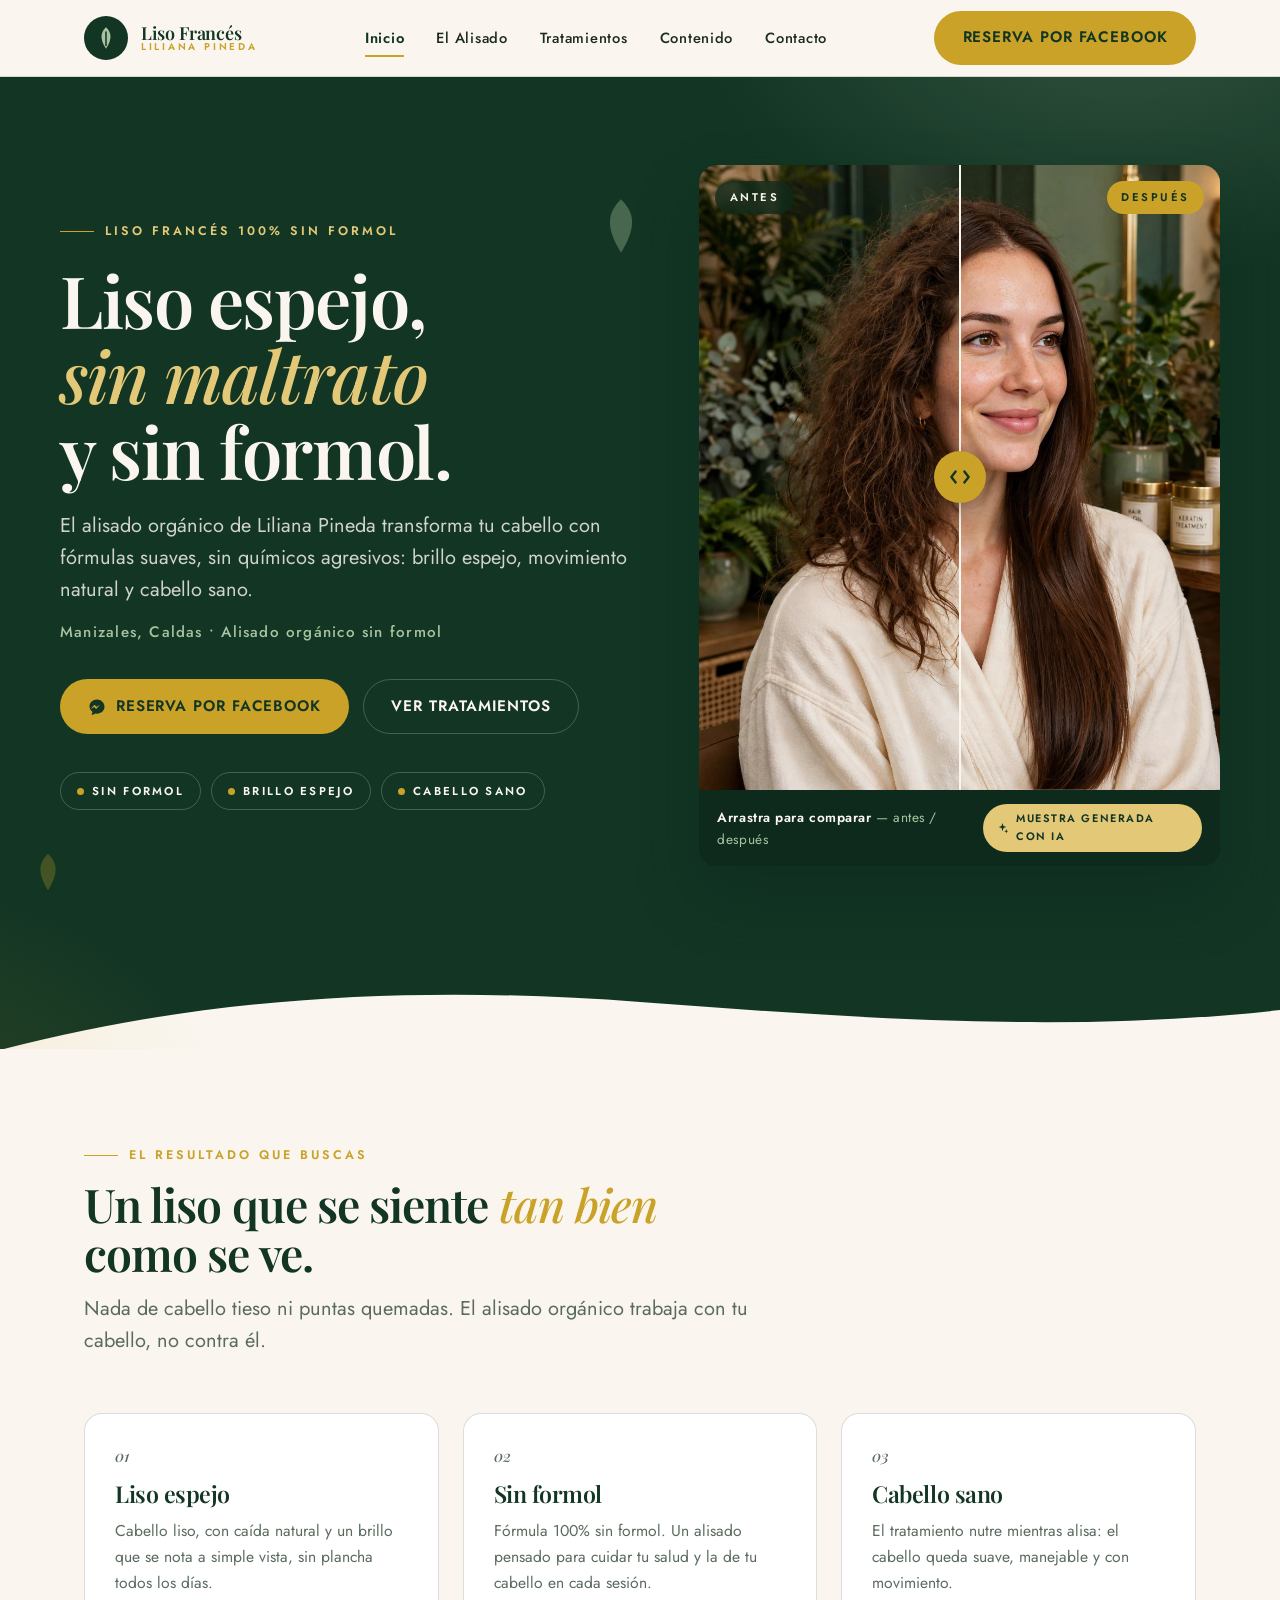
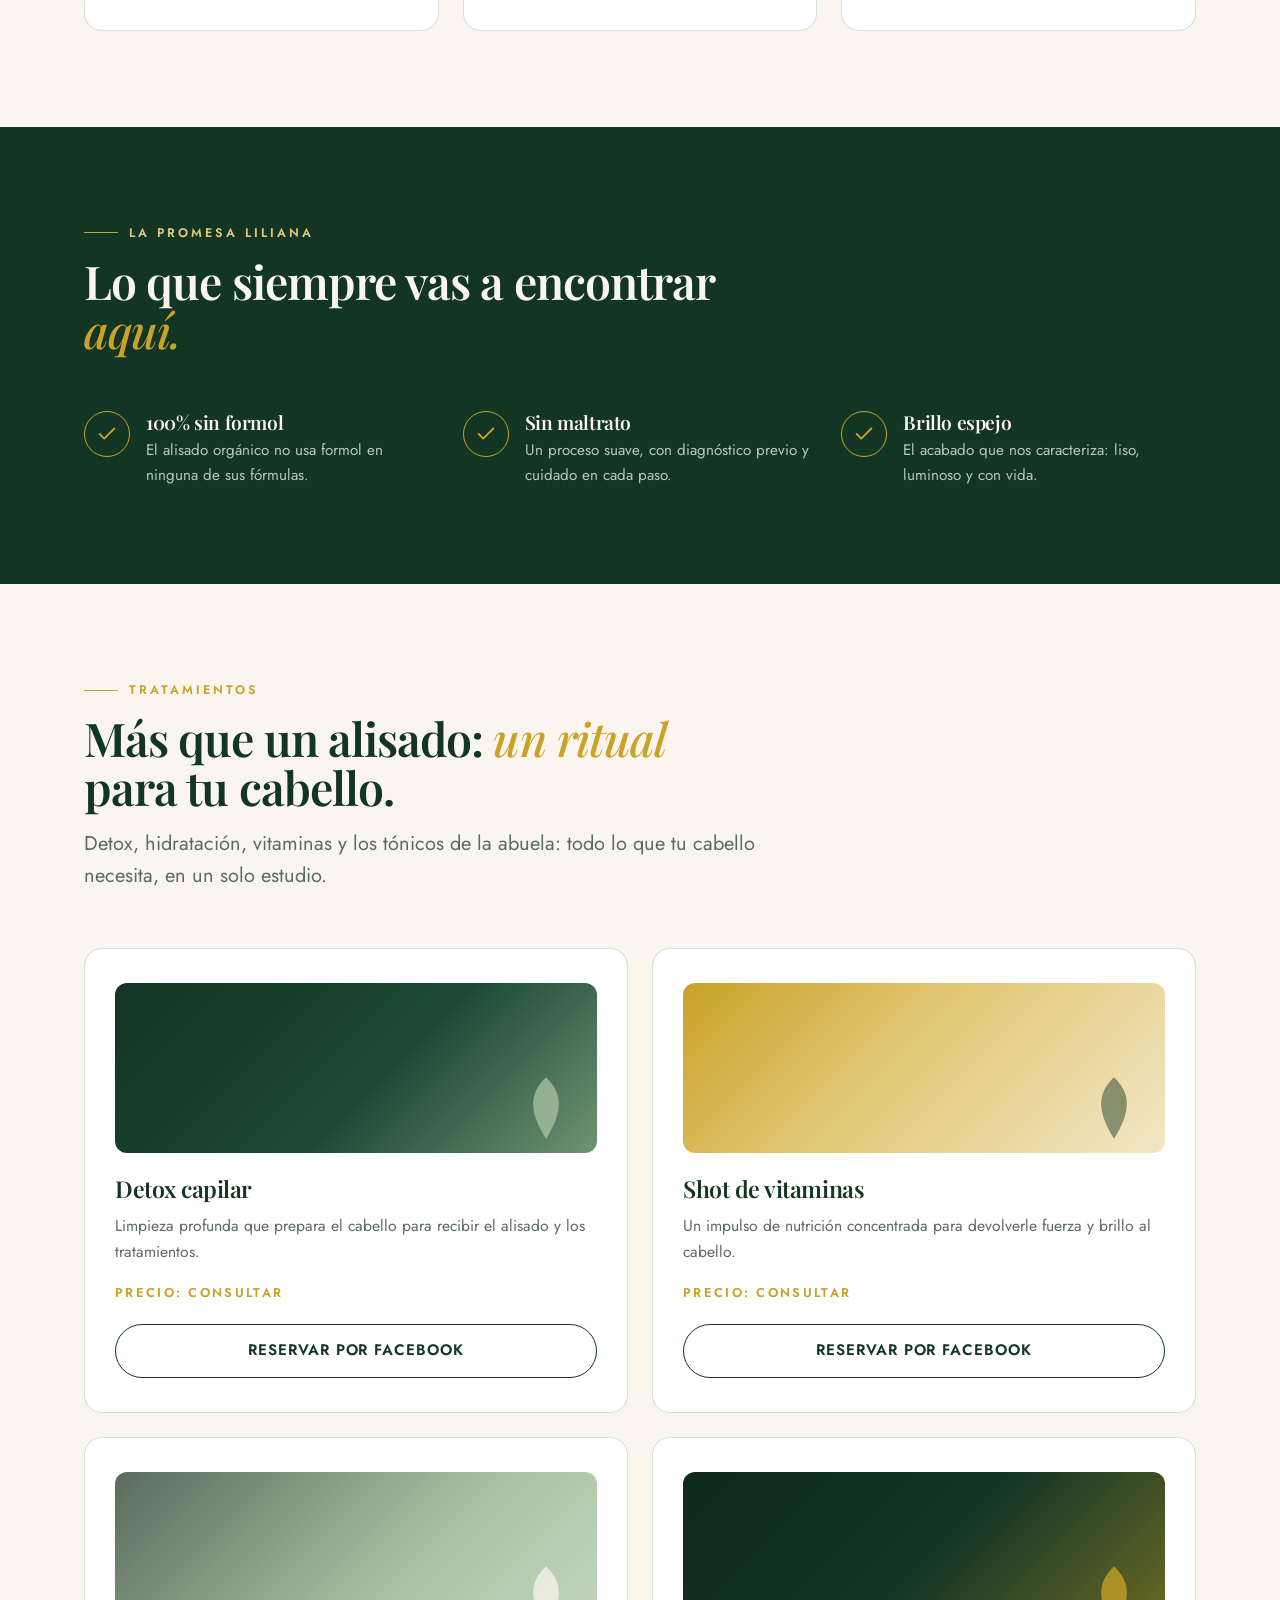
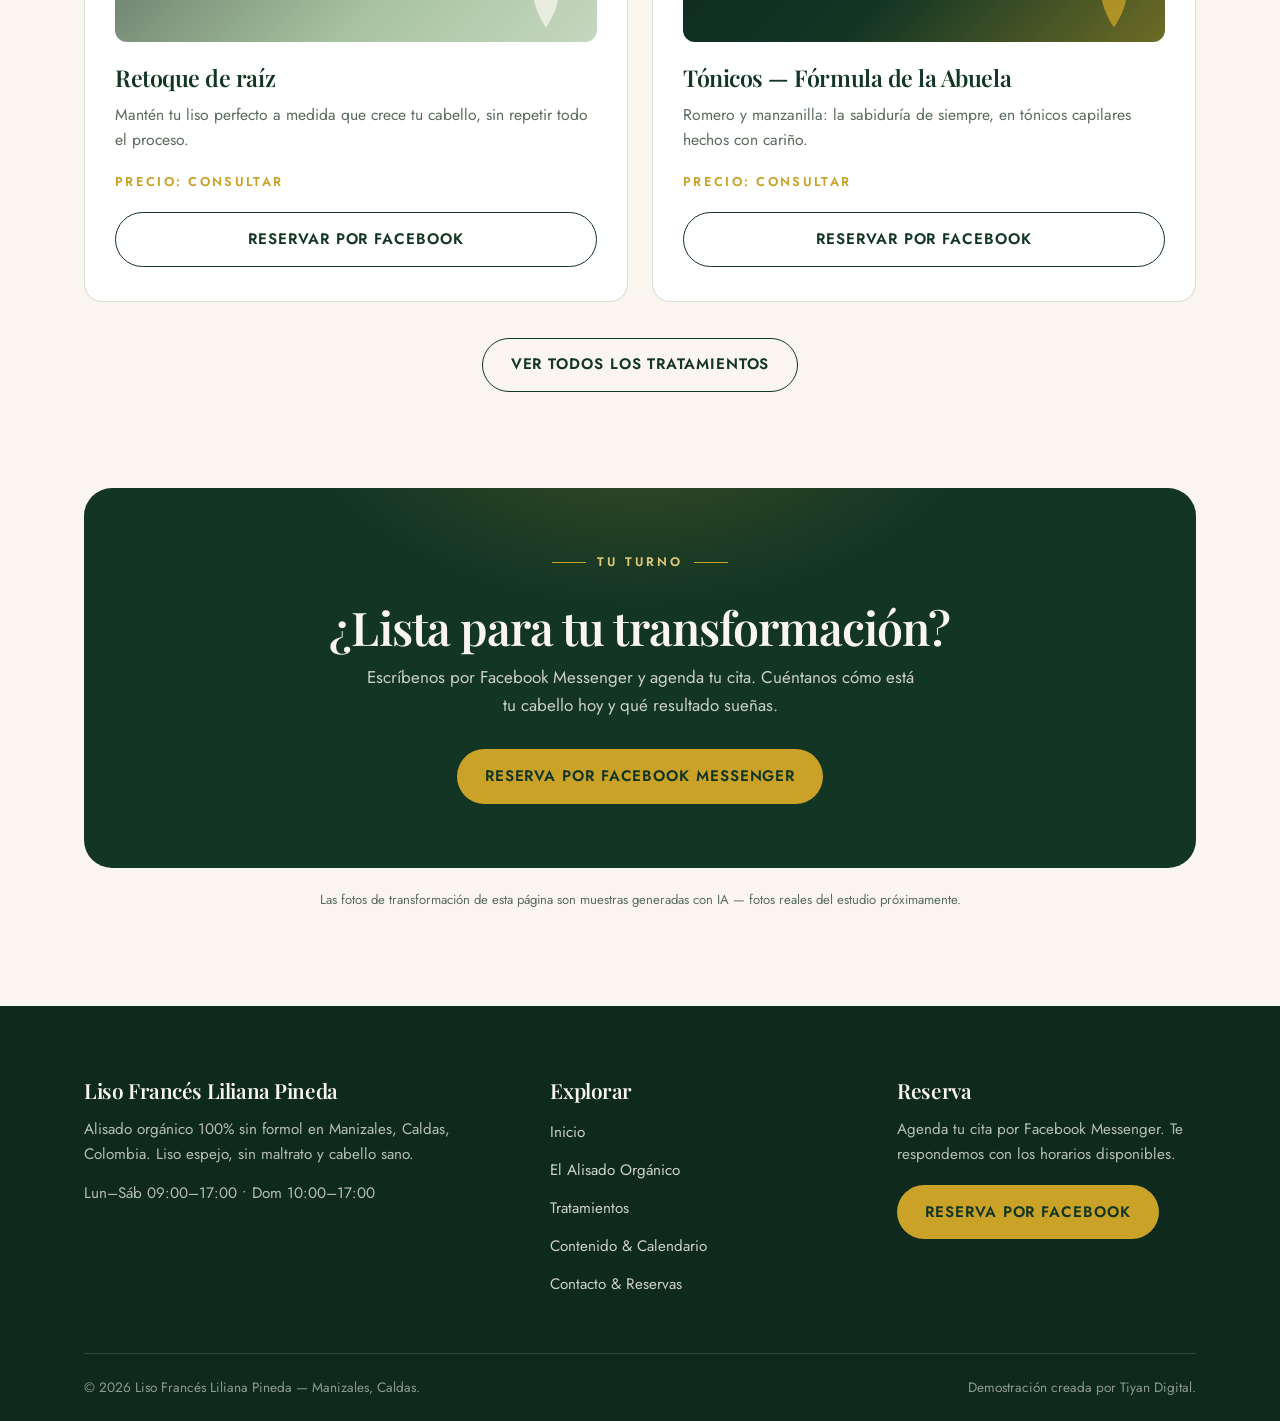
<file: index.html>
<!DOCTYPE html>
<html lang="es">
<head>
<meta charset="UTF-8">
<meta name="viewport" content="width=device-width, initial-scale=1.0">
<title>Liso Francés Liliana Pineda — Alisado orgánico sin formol en Manizales</title>
<meta name="description" content="Alisado orgánico 100% sin formol en Manizales, Caldas. Liso espejo, sin maltrato y cabello sano. Reserva tu cita por Facebook Messenger.">
<meta property="og:title" content="Liso Francés Liliana Pineda — Manizales">
<meta property="og:description" content="Liso espejo, sin maltrato y sin formol. Alisado orgánico en Manizales, Caldas.">
<meta property="og:type" content="website">
<link rel="stylesheet" href="assets/css/style.css">
</head>
<body>
<a class="skip-link" href="#main" style="position:absolute;left:-9999px;top:0;background:var(--gold);color:var(--forest);padding:10px 16px;z-index:100;font-weight:600" onfocus="this.style.left='12px'" onblur="this.style.left='-9999px'">Saltar al contenido</a>

<header class="site-header">
  <div class="wrap header-inner">
    <a class="brand" href="index.html" aria-label="Liso Francés Liliana Pineda — Inicio">
      <span class="brand-mark" aria-hidden="true">
        <svg viewBox="0 0 24 24" fill="none"><path d="M12 2C7.5 6.5 5.5 11.5 12 22 18.5 11.5 16.5 6.5 12 2Z" fill="#A8C3A0"/><path d="M12 6.5V19" stroke="#123524" stroke-width="1.4" stroke-linecap="round"/></svg>
      </span>
      <span class="brand-name">Liso Francés<span>Liliana Pineda</span></span>
    </a>
    <button class="nav-toggle" aria-expanded="false" aria-controls="main-nav" aria-label="Abrir menú"><span></span><span></span><span></span></button>
    <nav class="main-nav" id="main-nav" aria-label="Navegación principal">
      <a href="index.html" aria-current="page">Inicio</a>
      <a href="alisado.html">El Alisado</a>
      <a href="tratamientos.html">Tratamientos</a>
      <a href="contenido.html">Contenido</a>
      <a href="contacto.html">Contacto</a>
    </nav>
    <a class="btn btn-gold header-cta" data-site="messenger" href="https://m.me/103370769329215" target="_blank" rel="noopener">Reserva por Facebook</a>
  </div>
</header>

<main id="main">
  <!-- ============ HERO ============ -->
  <section class="hero">
    <svg class="hero-leaf l1" viewBox="0 0 24 24" fill="none" aria-hidden="true"><path d="M12 2C7.5 6.5 5.5 11.5 12 22 18.5 11.5 16.5 6.5 12 2Z" fill="#A8C3A0" opacity=".7"/></svg>
    <svg class="hero-leaf l2" viewBox="0 0 24 24" fill="none" aria-hidden="true"><path d="M12 2C7.5 6.5 5.5 11.5 12 22 18.5 11.5 16.5 6.5 12 2Z" fill="#C9A227" opacity=".55"/></svg>
    <div class="wrap hero-inner">
      <div>
        <p class="eyebrow on-dark">Liso francés 100% sin formol</p>
        <h1>Liso espejo,<br><em>sin maltrato</em><br>y sin formol.</h1>
        <p class="lead">El alisado orgánico de Liliana Pineda transforma tu cabello con fórmulas suaves, sin químicos agresivos: brillo espejo, movimiento natural y cabello sano.</p>
        <p class="hero-sub">Manizales, Caldas &bull; Alisado orgánico sin formol</p>
        <div class="hero-ctas">
          <a class="btn btn-gold" data-site="messenger" href="https://m.me/103370769329215" target="_blank" rel="noopener">
            <svg viewBox="0 0 24 24" fill="currentColor" aria-hidden="true"><path d="M12 2C6.5 2 2 6.1 2 11.2c0 2.9 1.6 5.5 4 7.2-.1 1.1-.7 2.9-1.5 3.9 0 0 2.9.3 5-1.6.5.1 1 .2 1.5.2h1c5.5 0 10-4.1 10-9.2S17.5 2 12 2Zm-1.2 12.6-2.6-2.7-4.9 2.7 5.4-5.7 2.6 2.7 4.8-2.7-5.3 5.7Z"/></svg>
            Reserva por Facebook
          </a>
          <a class="btn btn-ghost" href="tratamientos.html">Ver tratamientos</a>
        </div>
        <div class="trust-chips" aria-label="Promesas del estudio">
          <span class="chip"><i></i>Sin formol</span>
          <span class="chip"><i></i>Brillo espejo</span>
          <span class="chip"><i></i>Cabello sano</span>
        </div>
      </div>

      <div class="ba reveal">
        <div class="ba-frame" role="img" aria-label="Comparación de antes y después del alisado orgánico: cabello ondulado con frizz y cabello liso espejo. Muestra generada con IA.">
          <div class="ba-before" aria-hidden="true"></div>
          <div class="ba-after" aria-hidden="true"></div>
          <span class="ba-tag before">Antes</span>
          <span class="ba-tag after">Después</span>
          <div class="ba-handle" aria-hidden="true"><span class="ba-grip">
            <svg viewBox="0 0 24 24" fill="none" stroke="currentColor" stroke-width="2.2" stroke-linecap="round" stroke-linejoin="round"><path d="M8 7l-4 5 4 5M16 7l4 5-4 5"/></svg>
          </span></div>
          <input class="ba-range" type="range" min="0" max="100" value="50" aria-label="Arrastra para comparar el antes y el después">
        </div>
        <div class="ba-caption">
          <span><strong>Arrastra para comparar</strong> &mdash; antes / después</span>
          <span class="ai-label">
            <svg viewBox="0 0 24 24" fill="currentColor" aria-hidden="true"><path d="M12 2l1.8 5.6L19 9.4l-5.2 1.8L12 17l-1.8-5.8L5 9.4l5.2-1.8L12 2Zm7 11 1 3 3 1-3 1-1 3-1-3-3-1 3-1 1-3Z"/></svg>
            Muestra generada con IA
          </span>
        </div>
      </div>
    </div>
    <svg class="curve" viewBox="0 0 1440 64" preserveAspectRatio="none" aria-hidden="true"><path d="M0 64C240 8 480 0 720 16 960 32 1200 48 1440 24V64H0Z"/></svg>
  </section>

  <!-- ============ EL RESULTADO ============ -->
  <section class="section">
    <div class="wrap">
      <div class="section-head reveal">
        <p class="eyebrow">El resultado que buscas</p>
        <h2>Un liso que se siente <em>tan bien</em> como se ve.</h2>
        <p class="lead">Nada de cabello tieso ni puntas quemadas. El alisado orgánico trabaja con tu cabello, no contra él.</p>
      </div>
      <div class="grid-3">
        <article class="card reveal">
          <p class="card-num">01</p>
          <h3>Liso espejo</h3>
          <p>Cabello liso, con caída natural y un brillo que se nota a simple vista, sin plancha todos los días.</p>
        </article>
        <article class="card reveal">
          <p class="card-num">02</p>
          <h3>Sin formol</h3>
          <p>Fórmula 100% sin formol. Un alisado pensado para cuidar tu salud y la de tu cabello en cada sesión.</p>
        </article>
        <article class="card reveal">
          <p class="card-num">03</p>
          <h3>Cabello sano</h3>
          <p>El tratamiento nutre mientras alisa: el cabello queda suave, manejable y con movimiento.</p>
        </article>
      </div>
    </div>
  </section>

  <!-- ============ LA PROMESA ============ -->
  <section class="section forest">
    <div class="wrap">
      <div class="section-head reveal">
        <p class="eyebrow on-dark">La promesa Liliana</p>
        <h2>Lo que siempre vas a encontrar <em>aquí.</em></h2>
      </div>
      <div class="promise-list">
        <div class="promise-item reveal">
          <span class="tick" aria-hidden="true"><svg viewBox="0 0 24 24" fill="none" stroke="currentColor" stroke-width="2" stroke-linecap="round" stroke-linejoin="round"><path d="M20 6 9 17l-5-5"/></svg></span>
          <div><h3>100% sin formol</h3><p>El alisado orgánico no usa formol en ninguna de sus fórmulas.</p></div>
        </div>
        <div class="promise-item reveal">
          <span class="tick" aria-hidden="true"><svg viewBox="0 0 24 24" fill="none" stroke="currentColor" stroke-width="2" stroke-linecap="round" stroke-linejoin="round"><path d="M20 6 9 17l-5-5"/></svg></span>
          <div><h3>Sin maltrato</h3><p>Un proceso suave, con diagnóstico previo y cuidado en cada paso.</p></div>
        </div>
        <div class="promise-item reveal">
          <span class="tick" aria-hidden="true"><svg viewBox="0 0 24 24" fill="none" stroke="currentColor" stroke-width="2" stroke-linecap="round" stroke-linejoin="round"><path d="M20 6 9 17l-5-5"/></svg></span>
          <div><h3>Brillo espejo</h3><p>El acabado que nos caracteriza: liso, luminoso y con vida.</p></div>
        </div>
      </div>
    </div>
  </section>

  <!-- ============ TRATAMIENTOS PREVIEW ============ -->
  <section class="section">
    <div class="wrap">
      <div class="section-head reveal">
        <p class="eyebrow">Tratamientos</p>
        <h2>Más que un alisado: <em>un ritual</em> para tu cabello.</h2>
        <p class="lead">Detox, hidratación, vitaminas y los tónicos de la abuela: todo lo que tu cabello necesita, en un solo estudio.</p>
      </div>
      <div class="grid-2">
        <article class="card treat-card reveal">
          <div class="treat-media"><span class="swatch swatch-detox" aria-hidden="true"></span>
            <svg class="leaf-deco" viewBox="0 0 24 24" fill="none" aria-hidden="true"><path d="M12 2C7.5 6.5 5.5 11.5 12 22 18.5 11.5 16.5 6.5 12 2Z" fill="#A8C3A0" opacity=".9"/></svg>
          </div>
          <h3>Detox capilar</h3>
          <p>Limpieza profunda que prepara el cabello para recibir el alisado y los tratamientos.</p>
          <p class="price">Precio: consultar</p>
          <a class="btn btn-outline" data-site="messenger" href="https://m.me/103370769329215" target="_blank" rel="noopener">Reservar por Facebook</a>
        </article>
        <article class="card treat-card reveal">
          <div class="treat-media"><span class="swatch swatch-shot" aria-hidden="true"></span>
            <svg class="leaf-deco" viewBox="0 0 24 24" fill="none" aria-hidden="true"><path d="M12 2C7.5 6.5 5.5 11.5 12 22 18.5 11.5 16.5 6.5 12 2Z" fill="#123524" opacity=".55"/></svg>
          </div>
          <h3>Shot de vitaminas</h3>
          <p>Un impulso de nutrición concentrada para devolverle fuerza y brillo al cabello.</p>
          <p class="price">Precio: consultar</p>
          <a class="btn btn-outline" data-site="messenger" href="https://m.me/103370769329215" target="_blank" rel="noopener">Reservar por Facebook</a>
        </article>
        <article class="card treat-card reveal">
          <div class="treat-media"><span class="swatch swatch-tonic" aria-hidden="true"></span>
            <svg class="leaf-deco" viewBox="0 0 24 24" fill="none" aria-hidden="true"><path d="M12 2C7.5 6.5 5.5 11.5 12 22 18.5 11.5 16.5 6.5 12 2Z" fill="#FAF6EF" opacity=".85"/></svg>
          </div>
          <h3>Retoque de raíz</h3>
          <p>Mantén tu liso perfecto a medida que crece tu cabello, sin repetir todo el proceso.</p>
          <p class="price">Precio: consultar</p>
          <a class="btn btn-outline" data-site="messenger" href="https://m.me/103370769329215" target="_blank" rel="noopener">Reservar por Facebook</a>
        </article>
        <article class="card treat-card reveal">
          <div class="treat-media"><span class="swatch swatch-hidra" aria-hidden="true"></span>
            <svg class="leaf-deco" viewBox="0 0 24 24" fill="none" aria-hidden="true"><path d="M12 2C7.5 6.5 5.5 11.5 12 22 18.5 11.5 16.5 6.5 12 2Z" fill="#C9A227" opacity=".9"/></svg>
          </div>
          <h3>Tónicos &mdash; Fórmula de la Abuela</h3>
          <p>Romero y manzanilla: la sabiduría de siempre, en tónicos capilares hechos con cariño.</p>
          <p class="price">Precio: consultar</p>
          <a class="btn btn-outline" data-site="messenger" href="https://m.me/103370769329215" target="_blank" rel="noopener">Reservar por Facebook</a>
        </article>
      </div>
      <p style="text-align:center;margin-top:36px"><a class="btn btn-outline" href="tratamientos.html">Ver todos los tratamientos</a></p>
    </div>
  </section>

  <!-- ============ CTA ============ -->
  <section class="section" style="padding-top:0">
    <div class="wrap">
      <div class="cta-band reveal">
        <p class="eyebrow center on-dark">Tu turno</p>
        <h2>¿Lista para tu transformación?</h2>
        <p>Escríbenos por Facebook Messenger y agenda tu cita. Cuéntanos cómo está tu cabello hoy y qué resultado sueñas.</p>
        <a class="btn btn-gold" data-site="messenger" href="https://m.me/103370769329215" target="_blank" rel="noopener">Reserva por Facebook Messenger</a>
      </div>
      <p class="ai-note" style="text-align:center;margin-top:22px">Las fotos de transformación de esta página son muestras generadas con IA — fotos reales del estudio próximamente.</p>
    </div>
  </section>
</main>

<footer class="site-footer">
  <div class="wrap">
    <div class="footer-grid">
      <div>
        <h3 data-site="name">Liso Francés Liliana Pineda</h3>
        <p>Alisado orgánico 100% sin formol en <span data-site="city">Manizales, Caldas, Colombia</span>. Liso espejo, sin maltrato y cabello sano.</p>
        <p style="margin-top:14px"><span data-site="hours">Lun–Sáb 09:00–17:00 • Dom 10:00–17:00</span></p>
      </div>
      <div>
        <h3>Explorar</h3>
        <ul class="footer-nav">
          <li><a href="index.html">Inicio</a></li>
          <li><a href="alisado.html">El Alisado Orgánico</a></li>
          <li><a href="tratamientos.html">Tratamientos</a></li>
          <li><a href="contenido.html">Contenido &amp; Calendario</a></li>
          <li><a href="contacto.html">Contacto &amp; Reservas</a></li>
        </ul>
      </div>
      <div>
        <h3>Reserva</h3>
        <p>Agenda tu cita por Facebook Messenger. Te respondemos con los horarios disponibles.</p>
        <p style="margin-top:18px"><a class="btn btn-gold" data-site="messenger" href="https://m.me/103370769329215" target="_blank" rel="noopener">Reserva por Facebook</a></p>
      </div>
    </div>
    <div class="footer-bottom">
      <span>© <span data-site="year">2026</span> <span data-site="name">Liso Francés Liliana Pineda</span> — Manizales, Caldas.</span>
      <span>Demostración creada por Tiyan Digital.</span>
    </div>
  </div>
</footer>

<script src="assets/js/config.js"></script>
<script src="assets/js/main.js"></script>
</body>
</html>
</file>
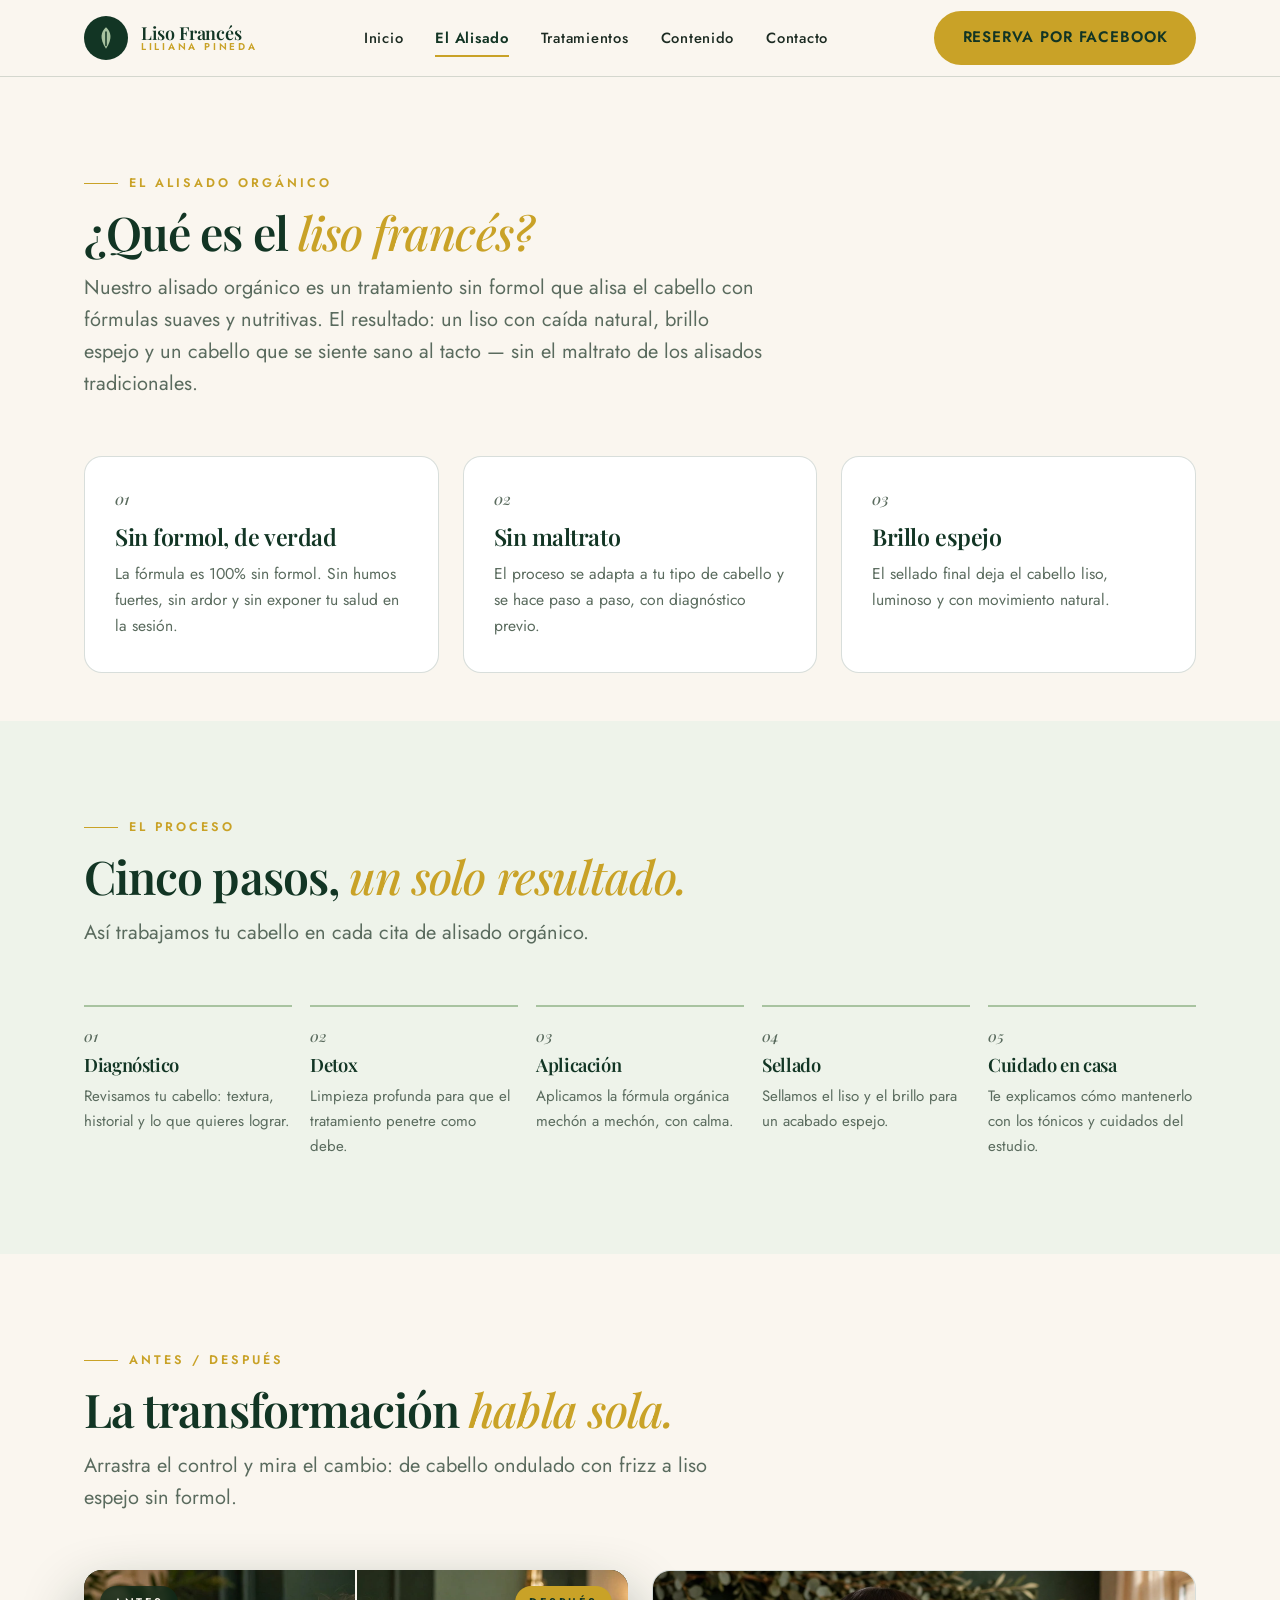
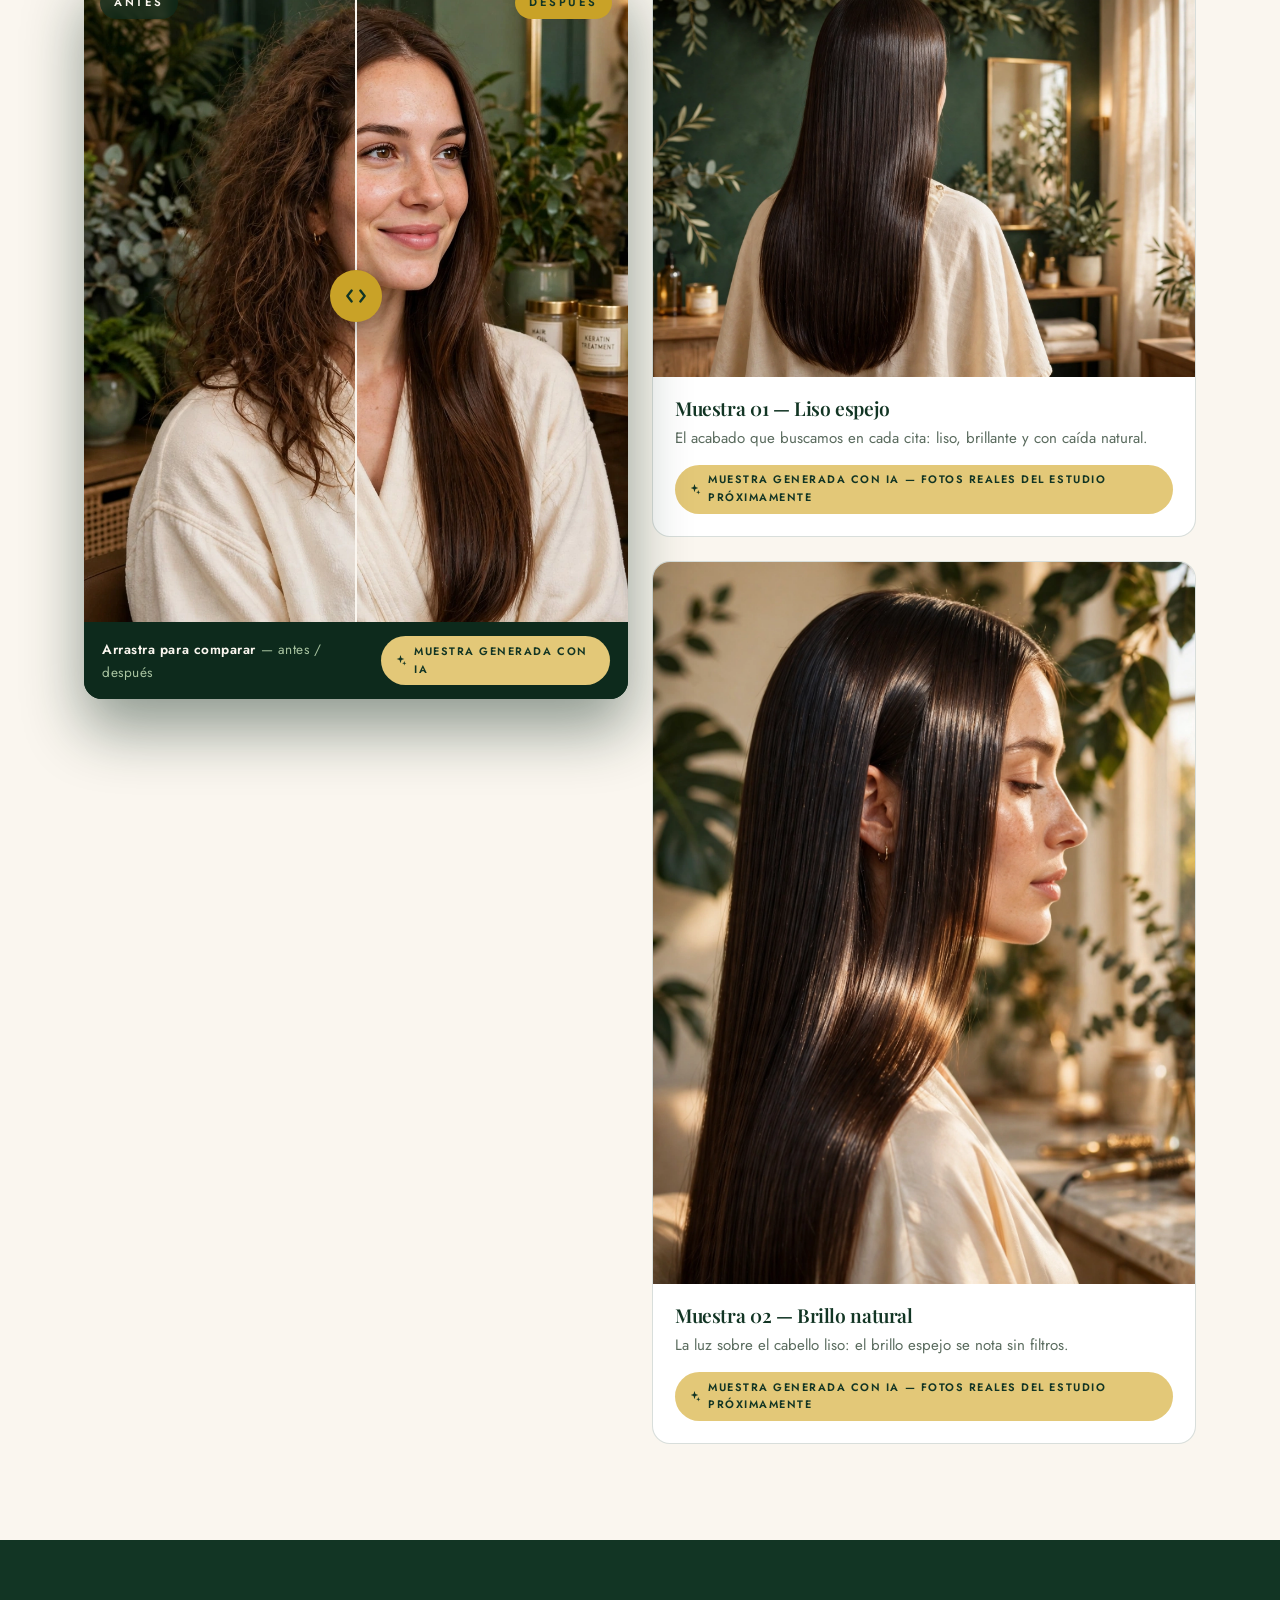
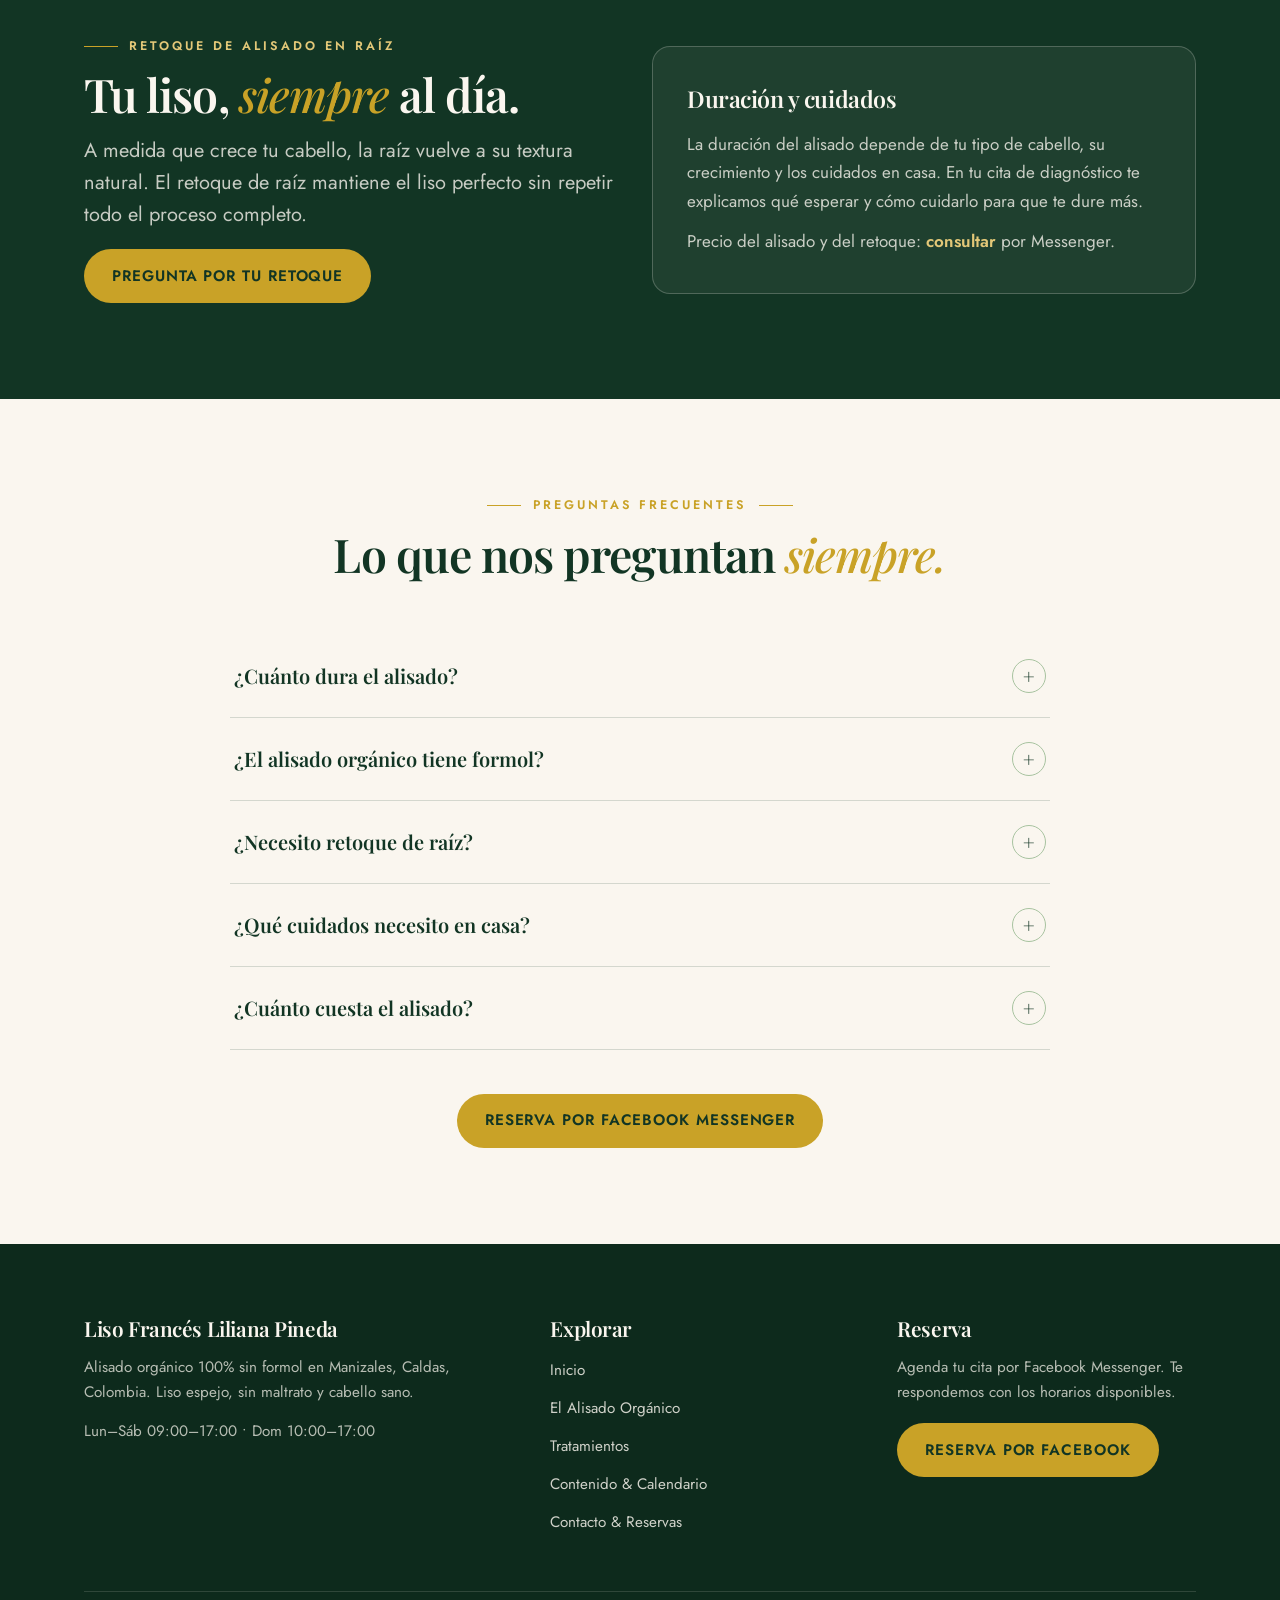
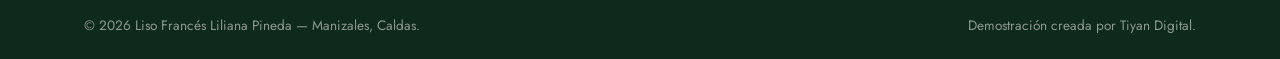
<file: alisado.html>
<!DOCTYPE html>
<html lang="es">
<head>
<meta charset="UTF-8">
<meta name="viewport" content="width=device-width, initial-scale=1.0">
<title>El Alisado Orgánico — Liso Francés Liliana Pineda, Manizales</title>
<meta name="description" content="¿Qué es el liso francés? Alisado orgánico 100% sin formol en Manizales: diagnóstico, detox, aplicación, sellado y cuidado en casa. Retoque de raíz. Precio: consultar.">
<link rel="stylesheet" href="assets/css/style.css">
</head>
<body>
<header class="site-header">
  <div class="wrap header-inner">
    <a class="brand" href="index.html" aria-label="Liso Francés Liliana Pineda — Inicio">
      <span class="brand-mark" aria-hidden="true">
        <svg viewBox="0 0 24 24" fill="none"><path d="M12 2C7.5 6.5 5.5 11.5 12 22 18.5 11.5 16.5 6.5 12 2Z" fill="#A8C3A0"/><path d="M12 6.5V19" stroke="#123524" stroke-width="1.4" stroke-linecap="round"/></svg>
      </span>
      <span class="brand-name">Liso Francés<span>Liliana Pineda</span></span>
    </a>
    <button class="nav-toggle" aria-expanded="false" aria-controls="main-nav" aria-label="Abrir menú"><span></span><span></span><span></span></button>
    <nav class="main-nav" id="main-nav" aria-label="Navegación principal">
      <a href="index.html">Inicio</a>
      <a href="alisado.html" aria-current="page">El Alisado</a>
      <a href="tratamientos.html">Tratamientos</a>
      <a href="contenido.html">Contenido</a>
      <a href="contacto.html">Contacto</a>
    </nav>
    <a class="btn btn-gold header-cta" data-site="messenger" href="https://m.me/103370769329215" target="_blank" rel="noopener">Reserva por Facebook</a>
  </div>
</header>

<main id="main">
  <!-- ============ INTRO ============ -->
  <section class="section" style="padding-bottom:48px">
    <div class="wrap">
      <div class="section-head reveal">
        <p class="eyebrow">El alisado orgánico</p>
        <h2>¿Qué es el <em>liso francés?</em></h2>
        <p class="lead">Nuestro alisado orgánico es un tratamiento sin formol que alisa el cabello con fórmulas suaves y nutritivas. El resultado: un liso con caída natural, brillo espejo y un cabello que se siente sano al tacto — sin el maltrato de los alisados tradicionales.</p>
      </div>
      <div class="grid-3">
        <article class="card reveal">
          <p class="card-num">01</p>
          <h3>Sin formol, de verdad</h3>
          <p>La fórmula es 100% sin formol. Sin humos fuertes, sin ardor y sin exponer tu salud en la sesión.</p>
        </article>
        <article class="card reveal">
          <p class="card-num">02</p>
          <h3>Sin maltrato</h3>
          <p>El proceso se adapta a tu tipo de cabello y se hace paso a paso, con diagnóstico previo.</p>
        </article>
        <article class="card reveal">
          <p class="card-num">03</p>
          <h3>Brillo espejo</h3>
          <p>El sellado final deja el cabello liso, luminoso y con movimiento natural.</p>
        </article>
      </div>
    </div>
  </section>

  <!-- ============ PROCESO ============ -->
  <section class="section sage">
    <div class="wrap">
      <div class="section-head reveal">
        <p class="eyebrow">El proceso</p>
        <h2>Cinco pasos, <em>un solo resultado.</em></h2>
        <p class="lead">Así trabajamos tu cabello en cada cita de alisado orgánico.</p>
      </div>
      <div class="steps">
        <div class="step reveal"><p class="step-num">01</p><h3>Diagnóstico</h3><p>Revisamos tu cabello: textura, historial y lo que quieres lograr.</p></div>
        <div class="step reveal"><p class="step-num">02</p><h3>Detox</h3><p>Limpieza profunda para que el tratamiento penetre como debe.</p></div>
        <div class="step reveal"><p class="step-num">03</p><h3>Aplicación</h3><p>Aplicamos la fórmula orgánica mechón a mechón, con calma.</p></div>
        <div class="step reveal"><p class="step-num">04</p><h3>Sellado</h3><p>Sellamos el liso y el brillo para un acabado espejo.</p></div>
        <div class="step reveal"><p class="step-num">05</p><h3>Cuidado en casa</h3><p>Te explicamos cómo mantenerlo con los tónicos y cuidados del estudio.</p></div>
      </div>
    </div>
  </section>

  <!-- ============ GALERÍA ANTES / DESPUÉS ============ -->
  <section class="section">
    <div class="wrap">
      <div class="section-head reveal">
        <p class="eyebrow">Antes / después</p>
        <h2>La transformación <em>habla sola.</em></h2>
        <p class="lead">Arrastra el control y mira el cambio: de cabello ondulado con frizz a liso espejo sin formol.</p>
      </div>
      <div class="grid-2" style="align-items:start">
        <div class="ba reveal">
          <div class="ba-frame" role="img" aria-label="Comparación de antes y después del alisado orgánico. Muestra generada con IA.">
            <div class="ba-before" aria-hidden="true"></div>
            <div class="ba-after" aria-hidden="true"></div>
            <span class="ba-tag before">Antes</span>
            <span class="ba-tag after">Después</span>
            <div class="ba-handle" aria-hidden="true"><span class="ba-grip">
              <svg viewBox="0 0 24 24" fill="none" stroke="currentColor" stroke-width="2.2" stroke-linecap="round" stroke-linejoin="round"><path d="M8 7l-4 5 4 5M16 7l4 5-4 5"/></svg>
            </span></div>
            <input class="ba-range" type="range" min="0" max="100" value="50" aria-label="Arrastra para comparar el antes y el después">
          </div>
          <div class="ba-caption">
            <span><strong>Arrastra para comparar</strong> &mdash; antes / después</span>
            <span class="ai-label">
              <svg viewBox="0 0 24 24" fill="currentColor" aria-hidden="true"><path d="M12 2l1.8 5.6L19 9.4l-5.2 1.8L12 17l-1.8-5.8L5 9.4l5.2-1.8L12 2Zm7 11 1 3 3 1-3 1-1 3-1-3-3-1 3-1 1-3Z"/></svg>
              Muestra generada con IA
            </span>
          </div>
        </div>
        <div>
          <article class="sample reveal" style="margin-bottom:24px">
            <figure><img src="assets/img/muestra-01.webp" alt="Cabello largo, liso y brillante visto desde atrás, en un estudio con paredes verdes y hojas botánicas" loading="lazy"></figure>
            <div class="sample-body">
              <h3>Muestra 01 — Liso espejo</h3>
              <p>El acabado que buscamos en cada cita: liso, brillante y con caída natural.</p>
              <span class="ai-label">
                <svg viewBox="0 0 24 24" fill="currentColor" aria-hidden="true"><path d="M12 2l1.8 5.6L19 9.4l-5.2 1.8L12 17l-1.8-5.8L5 9.4l5.2-1.8L12 2Zm7 11 1 3 3 1-3 1-1 3-1-3-3-1 3-1 1-3Z"/></svg>
                Muestra generada con IA — fotos reales del estudio próximamente
              </span>
            </div>
          </article>
          <article class="sample reveal">
            <figure class="portrait"><img src="assets/img/muestra-02.webp" alt="Perfil de una mujer con el cabello largo, liso y brillante a la luz cálida del estudio" loading="lazy"></figure>
            <div class="sample-body">
              <h3>Muestra 02 — Brillo natural</h3>
              <p>La luz sobre el cabello liso: el brillo espejo se nota sin filtros.</p>
              <span class="ai-label">
                <svg viewBox="0 0 24 24" fill="currentColor" aria-hidden="true"><path d="M12 2l1.8 5.6L19 9.4l-5.2 1.8L12 17l-1.8-5.8L5 9.4l5.2-1.8L12 2Zm7 11 1 3 3 1-3 1-1 3-1-3-3-1 3-1 1-3Z"/></svg>
                Muestra generada con IA — fotos reales del estudio próximamente
              </span>
            </div>
          </article>
        </div>
      </div>
    </div>
  </section>

  <!-- ============ RETOQUE ============ -->
  <section class="section forest">
    <div class="wrap">
      <div class="grid-2" style="align-items:center">
        <div class="reveal">
          <p class="eyebrow on-dark">Retoque de alisado en raíz</p>
          <h2 style="margin:14px 0 16px">Tu liso, <em>siempre</em> al día.</h2>
          <p class="lead">A medida que crece tu cabello, la raíz vuelve a su textura natural. El retoque de raíz mantiene el liso perfecto sin repetir todo el proceso completo.</p>
          <p style="margin-top:18px"><a class="btn btn-gold" data-site="messenger" href="https://m.me/103370769329215" target="_blank" rel="noopener">Pregunta por tu retoque</a></p>
        </div>
        <div class="reveal">
          <div class="contact-card" style="background:rgba(250,246,239,.06);border-color:rgba(250,246,239,.22)">
            <h3 style="color:var(--cream)">Duración y cuidados</h3>
            <p style="color:rgba(250,246,239,.78)">La duración del alisado depende de tu tipo de cabello, su crecimiento y los cuidados en casa. En tu cita de diagnóstico te explicamos qué esperar y cómo cuidarlo para que te dure más.</p>
            <p style="color:rgba(250,246,239,.78);margin-top:12px">Precio del alisado y del retoque: <strong style="color:var(--gold-soft)">consultar</strong> por Messenger.</p>
          </div>
        </div>
      </div>
    </div>
  </section>

  <!-- ============ FAQ ============ -->
  <section class="section">
    <div class="wrap">
      <div class="section-head center reveal">
        <p class="eyebrow center">Preguntas frecuentes</p>
        <h2>Lo que nos preguntan <em>siempre.</em></h2>
      </div>
      <div class="faq reveal">
        <div class="faq-item">
          <button class="faq-q" aria-expanded="false">¿Cuánto dura el alisado?<span class="plus" aria-hidden="true">+</span></button>
          <div class="faq-a"><p>Depende de tu tipo de cabello, su crecimiento y los cuidados en casa. En la cita de diagnóstico te decimos qué esperar en tu caso y cómo alargar el resultado.</p></div>
        </div>
        <div class="faq-item">
          <button class="faq-q" aria-expanded="false">¿El alisado orgánico tiene formol?<span class="plus" aria-hidden="true">+</span></button>
          <div class="faq-a"><p>No. Nuestro alisado es 100% sin formol: una fórmula orgánica pensada para alisar sin maltratar tu cabello ni tu salud.</p></div>
        </div>
        <div class="faq-item">
          <button class="faq-q" aria-expanded="false">¿Necesito retoque de raíz?<span class="plus" aria-hidden="true">+</span></button>
          <div class="faq-a"><p>Sí, a medida que crece el cabello la raíz recupera su textura natural. El retoque mantiene el liso sin repetir el proceso completo.</p></div>
        </div>
        <div class="faq-item">
          <button class="faq-q" aria-expanded="false">¿Qué cuidados necesito en casa?<span class="plus" aria-hidden="true">+</span></button>
          <div class="faq-a"><p>Te damos las indicaciones en tu cita, incluido el uso de los tónicos capilares Fórmula de la Abuela (romero y manzanilla) y los productos recomendados por el estudio.</p></div>
        </div>
        <div class="faq-item">
          <button class="faq-q" aria-expanded="false">¿Cuánto cuesta el alisado?<span class="plus" aria-hidden="true">+</span></button>
          <div class="faq-a"><p>El precio depende de tu cabello (largo, cantidad y estado). Escríbenos por Facebook Messenger y te damos el valor para tu caso: precio a consultar.</p></div>
        </div>
      </div>
      <p style="text-align:center;margin-top:44px"><a class="btn btn-gold" data-site="messenger" href="https://m.me/103370769329215" target="_blank" rel="noopener">Reserva por Facebook Messenger</a></p>
    </div>
  </section>
</main>

<footer class="site-footer">
  <div class="wrap">
    <div class="footer-grid">
      <div>
        <h3 data-site="name">Liso Francés Liliana Pineda</h3>
        <p>Alisado orgánico 100% sin formol en <span data-site="city">Manizales, Caldas, Colombia</span>. Liso espejo, sin maltrato y cabello sano.</p>
        <p style="margin-top:14px"><span data-site="hours">Lun–Sáb 09:00–17:00 • Dom 10:00–17:00</span></p>
      </div>
      <div>
        <h3>Explorar</h3>
        <ul class="footer-nav">
          <li><a href="index.html">Inicio</a></li>
          <li><a href="alisado.html">El Alisado Orgánico</a></li>
          <li><a href="tratamientos.html">Tratamientos</a></li>
          <li><a href="contenido.html">Contenido &amp; Calendario</a></li>
          <li><a href="contacto.html">Contacto &amp; Reservas</a></li>
        </ul>
      </div>
      <div>
        <h3>Reserva</h3>
        <p>Agenda tu cita por Facebook Messenger. Te respondemos con los horarios disponibles.</p>
        <p style="margin-top:18px"><a class="btn btn-gold" data-site="messenger" href="https://m.me/103370769329215" target="_blank" rel="noopener">Reserva por Facebook</a></p>
      </div>
    </div>
    <div class="footer-bottom">
      <span>© <span data-site="year">2026</span> <span data-site="name">Liso Francés Liliana Pineda</span> — Manizales, Caldas.</span>
      <span>Demostración creada por Tiyan Digital.</span>
    </div>
  </div>
</footer>

<script src="assets/js/config.js"></script>
<script src="assets/js/main.js"></script>
</body>
</html>
</file>
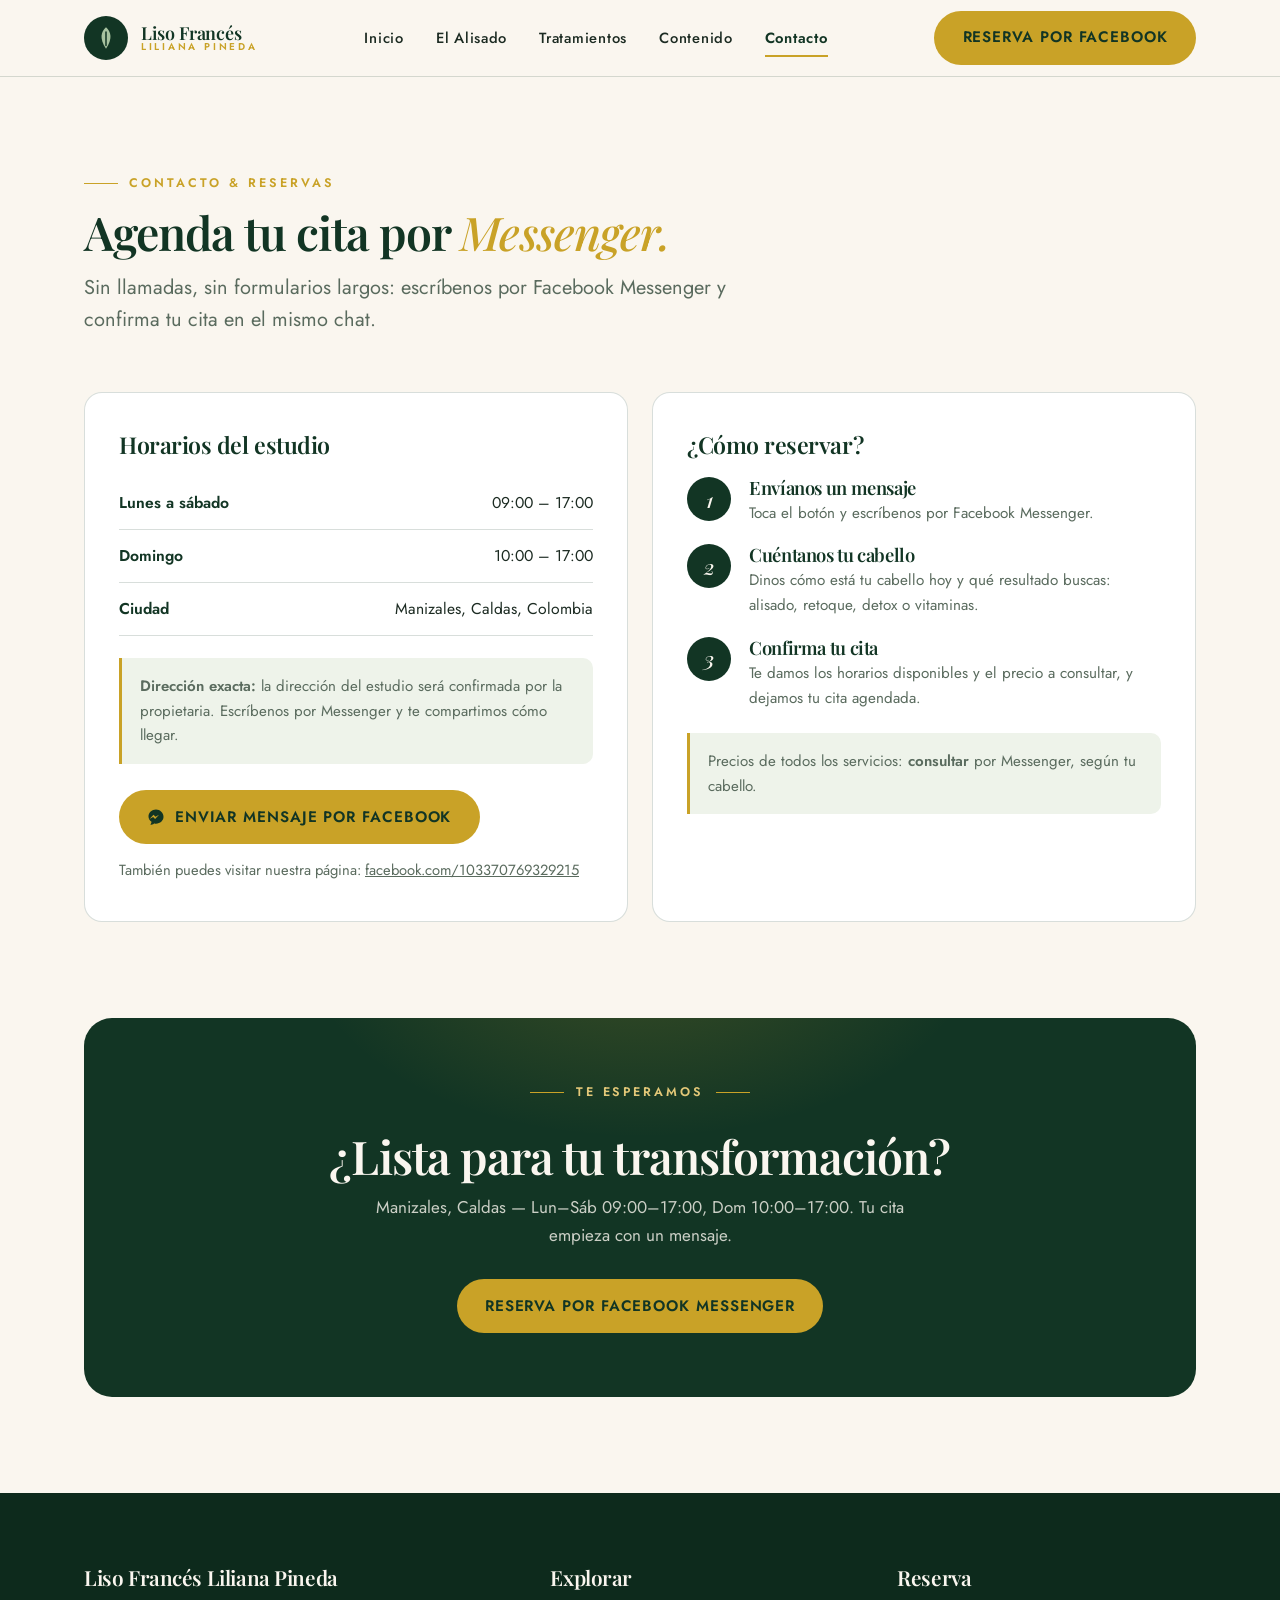
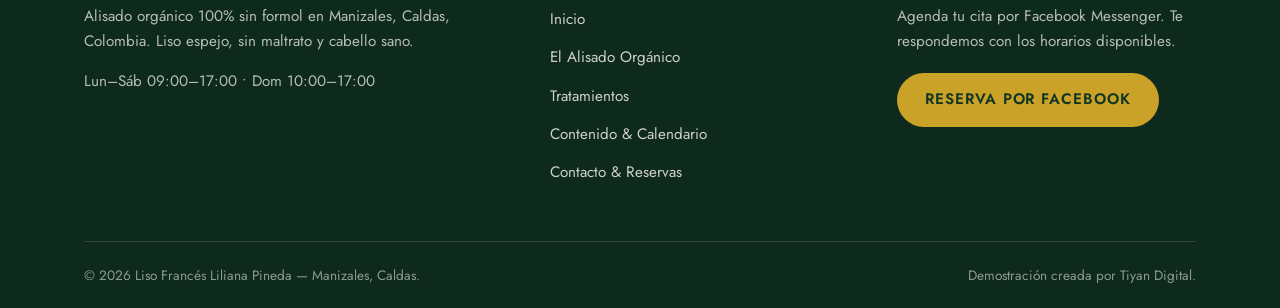
<file: contacto.html>
<!DOCTYPE html>
<html lang="es">
<head>
<meta charset="UTF-8">
<meta name="viewport" content="width=device-width, initial-scale=1.0">
<title>Contacto &amp; Reservas — Liso Francés Liliana Pineda, Manizales</title>
<meta name="description" content="Reserva tu cita en Liso Francés Liliana Pineda, Manizales, Caldas, por Facebook Messenger. Horarios: Lun–Sáb 09:00–17:00, Dom 10:00–17:00.">
<link rel="stylesheet" href="assets/css/style.css">
</head>
<body>
<header class="site-header">
  <div class="wrap header-inner">
    <a class="brand" href="index.html" aria-label="Liso Francés Liliana Pineda — Inicio">
      <span class="brand-mark" aria-hidden="true">
        <svg viewBox="0 0 24 24" fill="none"><path d="M12 2C7.5 6.5 5.5 11.5 12 22 18.5 11.5 16.5 6.5 12 2Z" fill="#A8C3A0"/><path d="M12 6.5V19" stroke="#123524" stroke-width="1.4" stroke-linecap="round"/></svg>
      </span>
      <span class="brand-name">Liso Francés<span>Liliana Pineda</span></span>
    </a>
    <button class="nav-toggle" aria-expanded="false" aria-controls="main-nav" aria-label="Abrir menú"><span></span><span></span><span></span></button>
    <nav class="main-nav" id="main-nav" aria-label="Navegación principal">
      <a href="index.html">Inicio</a>
      <a href="alisado.html">El Alisado</a>
      <a href="tratamientos.html">Tratamientos</a>
      <a href="contenido.html">Contenido</a>
      <a href="contacto.html" aria-current="page">Contacto</a>
    </nav>
    <a class="btn btn-gold header-cta" data-site="messenger" href="https://m.me/103370769329215" target="_blank" rel="noopener">Reserva por Facebook</a>
  </div>
</header>

<main id="main">
  <section class="section">
    <div class="wrap">
      <div class="section-head reveal">
        <p class="eyebrow">Contacto &amp; reservas</p>
        <h2>Agenda tu cita por <em>Messenger.</em></h2>
        <p class="lead">Sin llamadas, sin formularios largos: escríbenos por Facebook Messenger y confirma tu cita en el mismo chat.</p>
      </div>

      <div class="contact-grid">
        <div class="contact-card reveal">
          <h3>Horarios del estudio</h3>
          <div class="hours-row"><span>Lunes a sábado</span><span>09:00 – 17:00</span></div>
          <div class="hours-row"><span>Domingo</span><span>10:00 – 17:00</span></div>
          <div class="hours-row"><span>Ciudad</span><span data-site="city">Manizales, Caldas, Colombia</span></div>
          <div class="contact-note">
            <strong>Dirección exacta:</strong> la dirección del estudio será confirmada por la propietaria. Escríbenos por Messenger y te compartimos cómo llegar.
          </div>
          <p style="margin-top:26px">
            <a class="btn btn-gold" data-site="messenger" href="https://m.me/103370769329215" target="_blank" rel="noopener">
              <svg viewBox="0 0 24 24" fill="currentColor" aria-hidden="true"><path d="M12 2C6.5 2 2 6.1 2 11.2c0 2.9 1.6 5.5 4 7.2-.1 1.1-.7 2.9-1.5 3.9 0 0 2.9.3 5-1.6.5.1 1 .2 1.5.2h1c5.5 0 10-4.1 10-9.2S17.5 2 12 2Zm-1.2 12.6-2.6-2.7-4.9 2.7 5.4-5.7 2.6 2.7 4.8-2.7-5.3 5.7Z"/></svg>
              Enviar mensaje por Facebook
            </a>
          </p>
          <p style="margin-top:14px;font-size:.92rem;color:var(--muted)">También puedes visitar nuestra página: <a data-site="facebook" href="https://www.facebook.com/103370769329215/" target="_blank" rel="noopener">facebook.com/103370769329215</a></p>
        </div>

        <div class="contact-card reveal">
          <h3>¿Cómo reservar?</h3>
          <div class="book-steps">
            <div class="book-step">
              <span class="n">1</span>
              <div><h3>Envíanos un mensaje</h3><p>Toca el botón y escríbenos por Facebook Messenger.</p></div>
            </div>
            <div class="book-step">
              <span class="n">2</span>
              <div><h3>Cuéntanos tu cabello</h3><p>Dinos cómo está tu cabello hoy y qué resultado buscas: alisado, retoque, detox o vitaminas.</p></div>
            </div>
            <div class="book-step">
              <span class="n">3</span>
              <div><h3>Confirma tu cita</h3><p>Te damos los horarios disponibles y el precio a consultar, y dejamos tu cita agendada.</p></div>
            </div>
          </div>
          <div class="contact-note">
            Precios de todos los servicios: <strong>consultar</strong> por Messenger, según tu cabello.
          </div>
        </div>
      </div>
    </div>
  </section>

  <section class="section" style="padding-top:0">
    <div class="wrap">
      <div class="cta-band reveal">
        <p class="eyebrow center on-dark">Te esperamos</p>
        <h2>¿Lista para tu transformación?</h2>
        <p>Manizales, Caldas — Lun–Sáb 09:00–17:00, Dom 10:00–17:00. Tu cita empieza con un mensaje.</p>
        <a class="btn btn-gold" data-site="messenger" href="https://m.me/103370769329215" target="_blank" rel="noopener">Reserva por Facebook Messenger</a>
      </div>
    </div>
  </section>
</main>

<footer class="site-footer">
  <div class="wrap">
    <div class="footer-grid">
      <div>
        <h3 data-site="name">Liso Francés Liliana Pineda</h3>
        <p>Alisado orgánico 100% sin formol en <span data-site="city">Manizales, Caldas, Colombia</span>. Liso espejo, sin maltrato y cabello sano.</p>
        <p style="margin-top:14px"><span data-site="hours">Lun–Sáb 09:00–17:00 • Dom 10:00–17:00</span></p>
      </div>
      <div>
        <h3>Explorar</h3>
        <ul class="footer-nav">
          <li><a href="index.html">Inicio</a></li>
          <li><a href="alisado.html">El Alisado Orgánico</a></li>
          <li><a href="tratamientos.html">Tratamientos</a></li>
          <li><a href="contenido.html">Contenido &amp; Calendario</a></li>
          <li><a href="contacto.html">Contacto &amp; Reservas</a></li>
        </ul>
      </div>
      <div>
        <h3>Reserva</h3>
        <p>Agenda tu cita por Facebook Messenger. Te respondemos con los horarios disponibles.</p>
        <p style="margin-top:18px"><a class="btn btn-gold" data-site="messenger" href="https://m.me/103370769329215" target="_blank" rel="noopener">Reserva por Facebook</a></p>
      </div>
    </div>
    <div class="footer-bottom">
      <span>© <span data-site="year">2026</span> <span data-site="name">Liso Francés Liliana Pineda</span> — Manizales, Caldas.</span>
      <span>Demostración creada por Tiyan Digital.</span>
    </div>
  </div>
</footer>

<script src="assets/js/config.js"></script>
<script src="assets/js/main.js"></script>
</body>
</html>
</file>
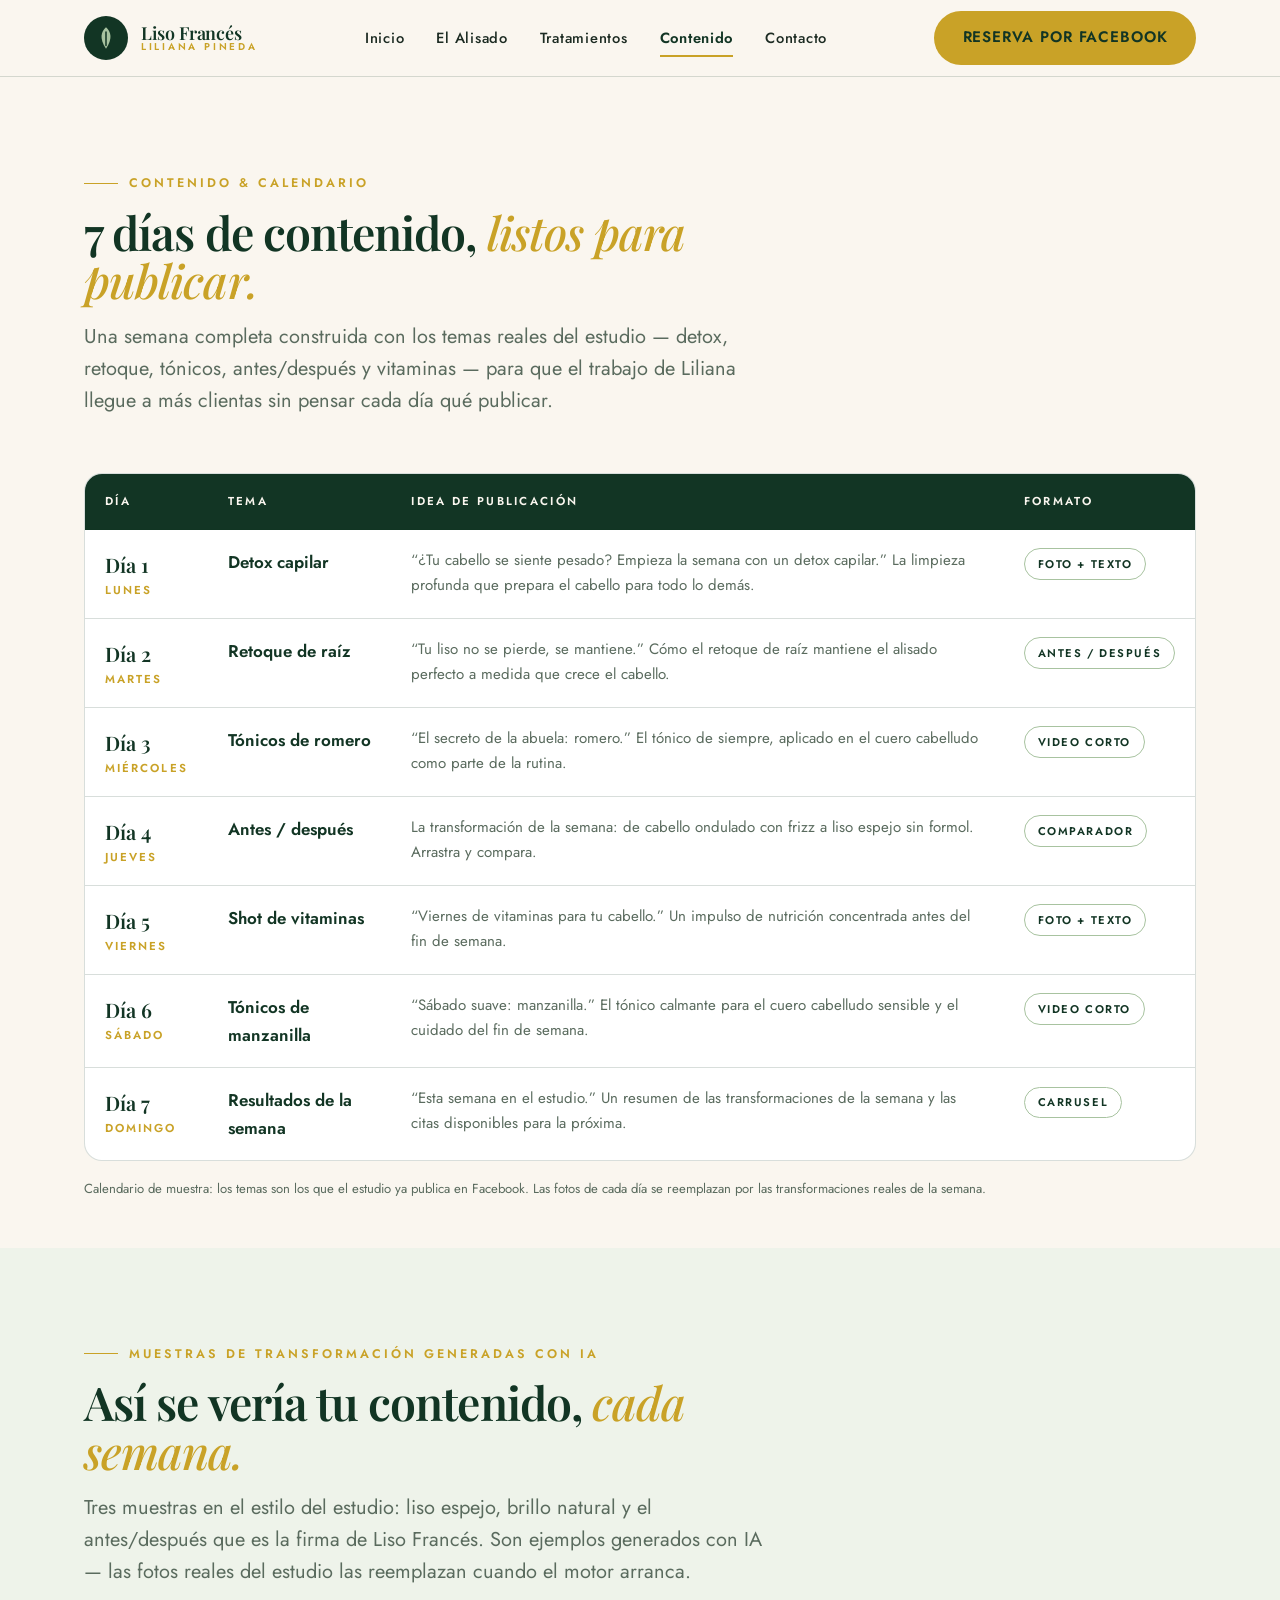
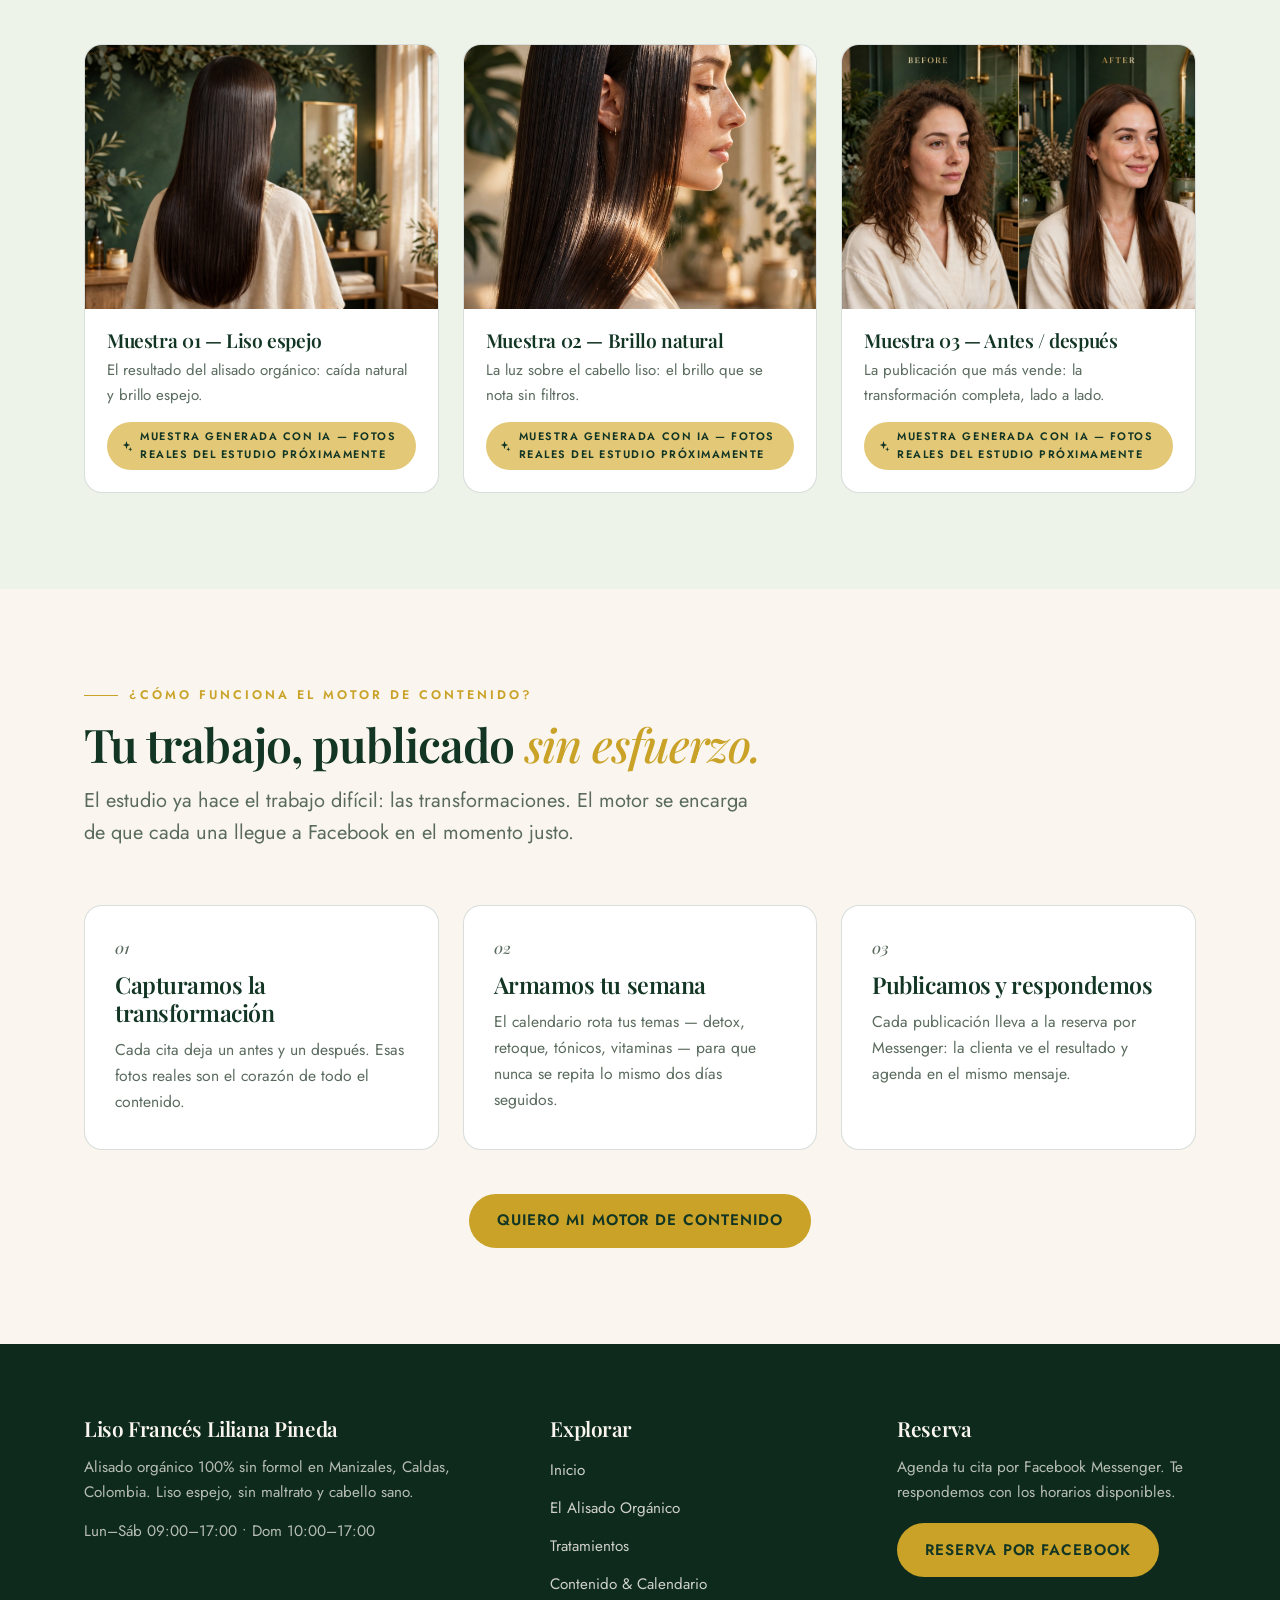
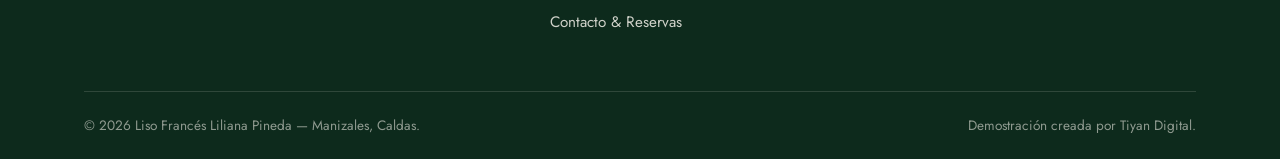
<file: contenido.html>
<!DOCTYPE html>
<html lang="es">
<head>
<meta charset="UTF-8">
<meta name="viewport" content="width=device-width, initial-scale=1.0">
<title>Contenido &amp; Calendario — Liso Francés Liliana Pineda, Manizales</title>
<meta name="description" content="7 días de contenido para Liso Francés Liliana Pineda: detox, retoque, tónicos, antes/después y shot de vitaminas. Muestras de transformación generadas con IA y el motor de contenido del estudio.">
<link rel="stylesheet" href="assets/css/style.css">
</head>
<body>
<header class="site-header">
  <div class="wrap header-inner">
    <a class="brand" href="index.html" aria-label="Liso Francés Liliana Pineda — Inicio">
      <span class="brand-mark" aria-hidden="true">
        <svg viewBox="0 0 24 24" fill="none"><path d="M12 2C7.5 6.5 5.5 11.5 12 22 18.5 11.5 16.5 6.5 12 2Z" fill="#A8C3A0"/><path d="M12 6.5V19" stroke="#123524" stroke-width="1.4" stroke-linecap="round"/></svg>
      </span>
      <span class="brand-name">Liso Francés<span>Liliana Pineda</span></span>
    </a>
    <button class="nav-toggle" aria-expanded="false" aria-controls="main-nav" aria-label="Abrir menú"><span></span><span></span><span></span></button>
    <nav class="main-nav" id="main-nav" aria-label="Navegación principal">
      <a href="index.html">Inicio</a>
      <a href="alisado.html">El Alisado</a>
      <a href="tratamientos.html">Tratamientos</a>
      <a href="contenido.html" aria-current="page">Contenido</a>
      <a href="contacto.html">Contacto</a>
    </nav>
    <a class="btn btn-gold header-cta" data-site="messenger" href="https://m.me/103370769329215" target="_blank" rel="noopener">Reserva por Facebook</a>
  </div>
</header>

<main id="main">
  <!-- ============ CALENDARIO ============ -->
  <section class="section" style="padding-bottom:48px">
    <div class="wrap">
      <div class="section-head reveal">
        <p class="eyebrow">Contenido &amp; calendario</p>
        <h2>7 días de contenido, <em>listos para publicar.</em></h2>
        <p class="lead">Una semana completa construida con los temas reales del estudio — detox, retoque, tónicos, antes/después y vitaminas — para que el trabajo de Liliana llegue a más clientas sin pensar cada día qué publicar.</p>
      </div>
      <div class="calendar-wrap reveal">
        <table class="calendar">
          <thead>
            <tr><th scope="col">Día</th><th scope="col">Tema</th><th scope="col">Idea de publicación</th><th scope="col">Formato</th></tr>
          </thead>
          <tbody>
            <tr>
              <td class="day">Día 1<span>Lunes</span></td>
              <td class="theme">Detox capilar</td>
              <td><p>“¿Tu cabello se siente pesado? Empieza la semana con un detox capilar.” La limpieza profunda que prepara el cabello para todo lo demás.</p></td>
              <td><span class="format">Foto + texto</span></td>
            </tr>
            <tr>
              <td class="day">Día 2<span>Martes</span></td>
              <td class="theme">Retoque de raíz</td>
              <td><p>“Tu liso no se pierde, se mantiene.” Cómo el retoque de raíz mantiene el alisado perfecto a medida que crece el cabello.</p></td>
              <td><span class="format">Antes / después</span></td>
            </tr>
            <tr>
              <td class="day">Día 3<span>Miércoles</span></td>
              <td class="theme">Tónicos de romero</td>
              <td><p>“El secreto de la abuela: romero.” El tónico de siempre, aplicado en el cuero cabelludo como parte de la rutina.</p></td>
              <td><span class="format">Video corto</span></td>
            </tr>
            <tr>
              <td class="day">Día 4<span>Jueves</span></td>
              <td class="theme">Antes / después</td>
              <td><p>La transformación de la semana: de cabello ondulado con frizz a liso espejo sin formol. Arrastra y compara.</p></td>
              <td><span class="format">Comparador</span></td>
            </tr>
            <tr>
              <td class="day">Día 5<span>Viernes</span></td>
              <td class="theme">Shot de vitaminas</td>
              <td><p>“Viernes de vitaminas para tu cabello.” Un impulso de nutrición concentrada antes del fin de semana.</p></td>
              <td><span class="format">Foto + texto</span></td>
            </tr>
            <tr>
              <td class="day">Día 6<span>Sábado</span></td>
              <td class="theme">Tónicos de manzanilla</td>
              <td><p>“Sábado suave: manzanilla.” El tónico calmante para el cuero cabelludo sensible y el cuidado del fin de semana.</p></td>
              <td><span class="format">Video corto</span></td>
            </tr>
            <tr>
              <td class="day">Día 7<span>Domingo</span></td>
              <td class="theme">Resultados de la semana</td>
              <td><p>“Esta semana en el estudio.” Un resumen de las transformaciones de la semana y las citas disponibles para la próxima.</p></td>
              <td><span class="format">Carrusel</span></td>
            </tr>
          </tbody>
        </table>
      </div>
      <p class="ai-note reveal" style="margin-top:18px">Calendario de muestra: los temas son los que el estudio ya publica en Facebook. Las fotos de cada día se reemplazan por las transformaciones reales de la semana.</p>
    </div>
  </section>

  <!-- ============ MUESTRAS IA ============ -->
  <section class="section sage">
    <div class="wrap">
      <div class="section-head reveal">
        <p class="eyebrow">Muestras de transformación generadas con IA</p>
        <h2>Así se vería tu contenido, <em>cada semana.</em></h2>
        <p class="lead">Tres muestras en el estilo del estudio: liso espejo, brillo natural y el antes/después que es la firma de Liso Francés. Son ejemplos generados con IA — las fotos reales del estudio las reemplazan cuando el motor arranca.</p>
      </div>
      <div class="gallery">
        <article class="sample reveal">
          <figure><img src="assets/img/muestra-01.webp" alt="Cabello largo, liso y brillante visto desde atrás, en un estudio con paredes verdes y hojas botánicas" loading="lazy"></figure>
          <div class="sample-body">
            <h3>Muestra 01 — Liso espejo</h3>
            <p>El resultado del alisado orgánico: caída natural y brillo espejo.</p>
            <span class="ai-label">
              <svg viewBox="0 0 24 24" fill="currentColor" aria-hidden="true"><path d="M12 2l1.8 5.6L19 9.4l-5.2 1.8L12 17l-1.8-5.8L5 9.4l5.2-1.8L12 2Zm7 11 1 3 3 1-3 1-1 3-1-3-3-1 3-1 1-3Z"/></svg>
              Muestra generada con IA — fotos reales del estudio próximamente
            </span>
          </div>
        </article>
        <article class="sample reveal">
          <figure><img src="assets/img/muestra-02.webp" alt="Perfil de una mujer con el cabello largo, liso y brillante a la luz cálida del estudio" loading="lazy"></figure>
          <div class="sample-body">
            <h3>Muestra 02 — Brillo natural</h3>
            <p>La luz sobre el cabello liso: el brillo que se nota sin filtros.</p>
            <span class="ai-label">
              <svg viewBox="0 0 24 24" fill="currentColor" aria-hidden="true"><path d="M12 2l1.8 5.6L19 9.4l-5.2 1.8L12 17l-1.8-5.8L5 9.4l5.2-1.8L12 2Zm7 11 1 3 3 1-3 1-1 3-1-3-3-1 3-1 1-3Z"/></svg>
              Muestra generada con IA — fotos reales del estudio próximamente
            </span>
          </div>
        </article>
        <article class="sample reveal">
          <figure><img src="assets/img/muestra-03.webp" alt="Comparación de antes y después: cabello ondulado con frizz y cabello liso espejo, en el estudio" loading="lazy"></figure>
          <div class="sample-body">
            <h3>Muestra 03 — Antes / después</h3>
            <p>La publicación que más vende: la transformación completa, lado a lado.</p>
            <span class="ai-label">
              <svg viewBox="0 0 24 24" fill="currentColor" aria-hidden="true"><path d="M12 2l1.8 5.6L19 9.4l-5.2 1.8L12 17l-1.8-5.8L5 9.4l5.2-1.8L12 2Zm7 11 1 3 3 1-3 1-1 3-1-3-3-1 3-1 1-3Z"/></svg>
              Muestra generada con IA — fotos reales del estudio próximamente
            </span>
          </div>
        </article>
      </div>
    </div>
  </section>

  <!-- ============ MOTOR DE CONTENIDO ============ -->
  <section class="section">
    <div class="wrap">
      <div class="section-head reveal">
        <p class="eyebrow">¿Cómo funciona el motor de contenido?</p>
        <h2>Tu trabajo, publicado <em>sin esfuerzo.</em></h2>
        <p class="lead">El estudio ya hace el trabajo difícil: las transformaciones. El motor se encarga de que cada una llegue a Facebook en el momento justo.</p>
      </div>
      <div class="grid-3">
        <article class="card reveal">
          <p class="card-num">01</p>
          <h3>Capturamos la transformación</h3>
          <p>Cada cita deja un antes y un después. Esas fotos reales son el corazón de todo el contenido.</p>
        </article>
        <article class="card reveal">
          <p class="card-num">02</p>
          <h3>Armamos tu semana</h3>
          <p>El calendario rota tus temas — detox, retoque, tónicos, vitaminas — para que nunca se repita lo mismo dos días seguidos.</p>
        </article>
        <article class="card reveal">
          <p class="card-num">03</p>
          <h3>Publicamos y respondemos</h3>
          <p>Cada publicación lleva a la reserva por Messenger: la clienta ve el resultado y agenda en el mismo mensaje.</p>
        </article>
      </div>
      <p style="text-align:center;margin-top:44px"><a class="btn btn-gold" data-site="messenger" href="https://m.me/103370769329215" target="_blank" rel="noopener">Quiero mi motor de contenido</a></p>
    </div>
  </section>
</main>

<footer class="site-footer">
  <div class="wrap">
    <div class="footer-grid">
      <div>
        <h3 data-site="name">Liso Francés Liliana Pineda</h3>
        <p>Alisado orgánico 100% sin formol en <span data-site="city">Manizales, Caldas, Colombia</span>. Liso espejo, sin maltrato y cabello sano.</p>
        <p style="margin-top:14px"><span data-site="hours">Lun–Sáb 09:00–17:00 • Dom 10:00–17:00</span></p>
      </div>
      <div>
        <h3>Explorar</h3>
        <ul class="footer-nav">
          <li><a href="index.html">Inicio</a></li>
          <li><a href="alisado.html">El Alisado Orgánico</a></li>
          <li><a href="tratamientos.html">Tratamientos</a></li>
          <li><a href="contenido.html">Contenido &amp; Calendario</a></li>
          <li><a href="contacto.html">Contacto &amp; Reservas</a></li>
        </ul>
      </div>
      <div>
        <h3>Reserva</h3>
        <p>Agenda tu cita por Facebook Messenger. Te respondemos con los horarios disponibles.</p>
        <p style="margin-top:18px"><a class="btn btn-gold" data-site="messenger" href="https://m.me/103370769329215" target="_blank" rel="noopener">Reserva por Facebook</a></p>
      </div>
    </div>
    <div class="footer-bottom">
      <span>© <span data-site="year">2026</span> <span data-site="name">Liso Francés Liliana Pineda</span> — Manizales, Caldas.</span>
      <span>Demostración creada por Tiyan Digital.</span>
    </div>
  </div>
</footer>

<script src="assets/js/config.js"></script>
<script src="assets/js/main.js"></script>
</body>
</html>
</file>
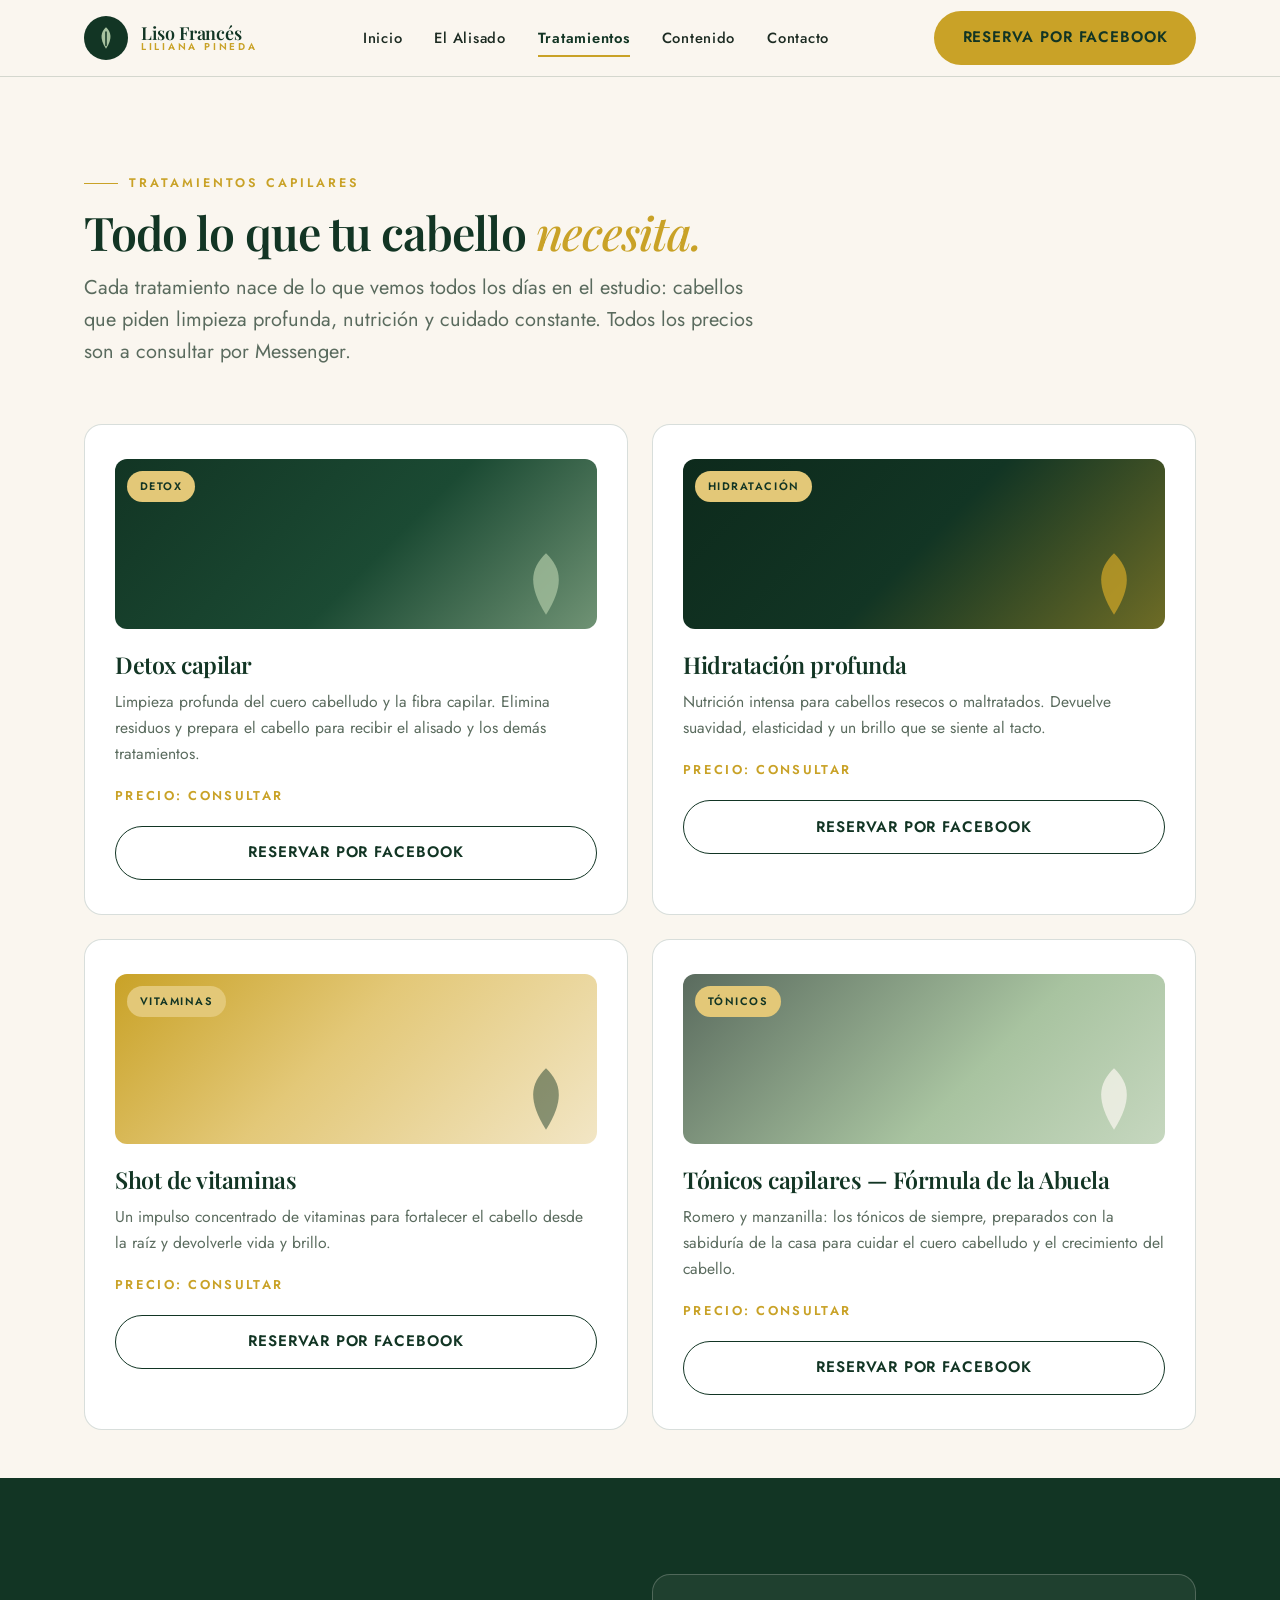
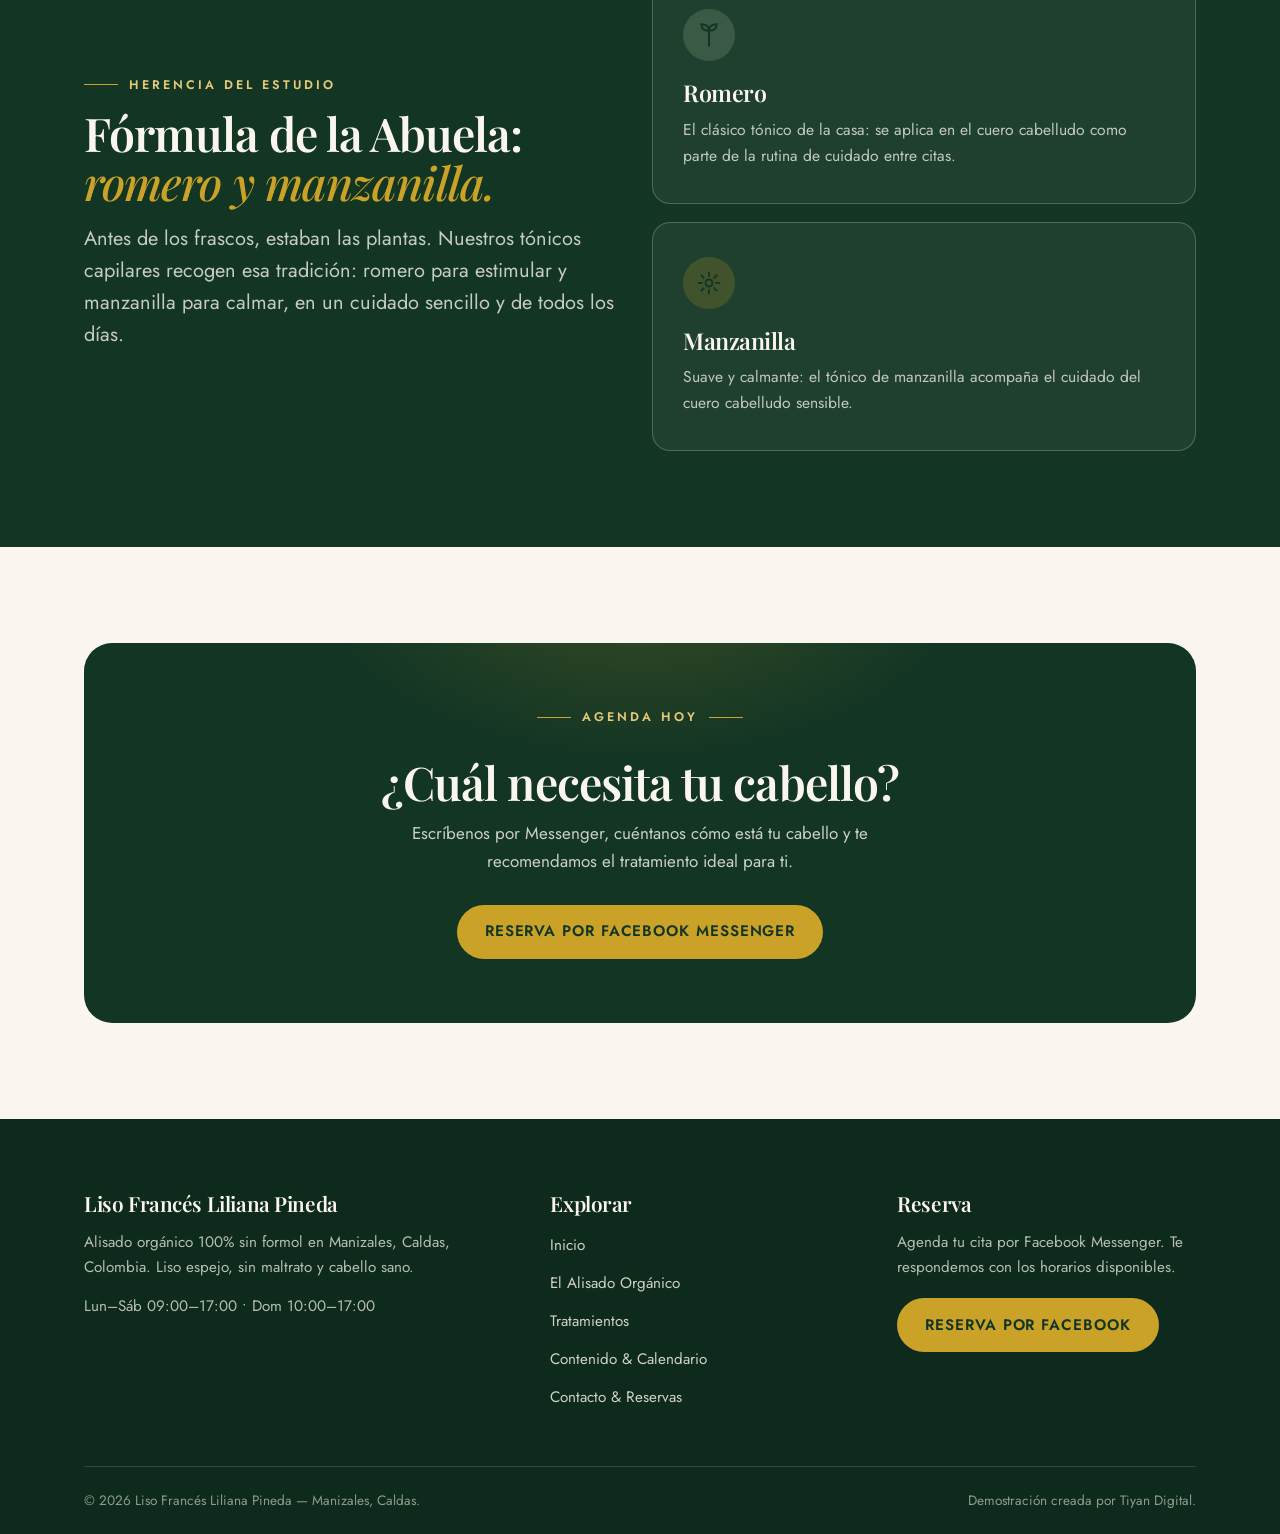
<file: tratamientos.html>
<!DOCTYPE html>
<html lang="es">
<head>
<meta charset="UTF-8">
<meta name="viewport" content="width=device-width, initial-scale=1.0">
<title>Tratamientos Capilares — Liso Francés Liliana Pineda, Manizales</title>
<meta name="description" content="Detox capilar, hidratación profunda, shot de vitaminas y tónicos Fórmula de la Abuela (romero, manzanilla) en Manizales. Precios a consultar. Reserva por Facebook Messenger.">
<link rel="stylesheet" href="assets/css/style.css">
</head>
<body>
<header class="site-header">
  <div class="wrap header-inner">
    <a class="brand" href="index.html" aria-label="Liso Francés Liliana Pineda — Inicio">
      <span class="brand-mark" aria-hidden="true">
        <svg viewBox="0 0 24 24" fill="none"><path d="M12 2C7.5 6.5 5.5 11.5 12 22 18.5 11.5 16.5 6.5 12 2Z" fill="#A8C3A0"/><path d="M12 6.5V19" stroke="#123524" stroke-width="1.4" stroke-linecap="round"/></svg>
      </span>
      <span class="brand-name">Liso Francés<span>Liliana Pineda</span></span>
    </a>
    <button class="nav-toggle" aria-expanded="false" aria-controls="main-nav" aria-label="Abrir menú"><span></span><span></span><span></span></button>
    <nav class="main-nav" id="main-nav" aria-label="Navegación principal">
      <a href="index.html">Inicio</a>
      <a href="alisado.html">El Alisado</a>
      <a href="tratamientos.html" aria-current="page">Tratamientos</a>
      <a href="contenido.html">Contenido</a>
      <a href="contacto.html">Contacto</a>
    </nav>
    <a class="btn btn-gold header-cta" data-site="messenger" href="https://m.me/103370769329215" target="_blank" rel="noopener">Reserva por Facebook</a>
  </div>
</header>

<main id="main">
  <section class="section" style="padding-bottom:48px">
    <div class="wrap">
      <div class="section-head reveal">
        <p class="eyebrow">Tratamientos capilares</p>
        <h2>Todo lo que tu cabello <em>necesita.</em></h2>
        <p class="lead">Cada tratamiento nace de lo que vemos todos los días en el estudio: cabellos que piden limpieza profunda, nutrición y cuidado constante. Todos los precios son a consultar por Messenger.</p>
      </div>
      <div class="grid-2">
        <article class="card treat-card reveal">
          <div class="treat-media"><span class="swatch swatch-detox" aria-hidden="true"></span>
            <svg class="leaf-deco" viewBox="0 0 24 24" fill="none" aria-hidden="true"><path d="M12 2C7.5 6.5 5.5 11.5 12 22 18.5 11.5 16.5 6.5 12 2Z" fill="#A8C3A0" opacity=".9"/></svg>
            <span class="media-tag ai-label">Detox</span>
          </div>
          <h3>Detox capilar</h3>
          <p>Limpieza profunda del cuero cabelludo y la fibra capilar. Elimina residuos y prepara el cabello para recibir el alisado y los demás tratamientos.</p>
          <p class="price">Precio: consultar</p>
          <a class="btn btn-outline" data-site="messenger" href="https://m.me/103370769329215" target="_blank" rel="noopener">Reservar por Facebook</a>
        </article>
        <article class="card treat-card reveal">
          <div class="treat-media"><span class="swatch swatch-hidra" aria-hidden="true"></span>
            <svg class="leaf-deco" viewBox="0 0 24 24" fill="none" aria-hidden="true"><path d="M12 2C7.5 6.5 5.5 11.5 12 22 18.5 11.5 16.5 6.5 12 2Z" fill="#C9A227" opacity=".9"/></svg>
            <span class="media-tag ai-label">Hidratación</span>
          </div>
          <h3>Hidratación profunda</h3>
          <p>Nutrición intensa para cabellos resecos o maltratados. Devuelve suavidad, elasticidad y un brillo que se siente al tacto.</p>
          <p class="price">Precio: consultar</p>
          <a class="btn btn-outline" data-site="messenger" href="https://m.me/103370769329215" target="_blank" rel="noopener">Reservar por Facebook</a>
        </article>
        <article class="card treat-card reveal">
          <div class="treat-media"><span class="swatch swatch-shot" aria-hidden="true"></span>
            <svg class="leaf-deco" viewBox="0 0 24 24" fill="none" aria-hidden="true"><path d="M12 2C7.5 6.5 5.5 11.5 12 22 18.5 11.5 16.5 6.5 12 2Z" fill="#123524" opacity=".55"/></svg>
            <span class="media-tag ai-label">Vitaminas</span>
          </div>
          <h3>Shot de vitaminas</h3>
          <p>Un impulso concentrado de vitaminas para fortalecer el cabello desde la raíz y devolverle vida y brillo.</p>
          <p class="price">Precio: consultar</p>
          <a class="btn btn-outline" data-site="messenger" href="https://m.me/103370769329215" target="_blank" rel="noopener">Reservar por Facebook</a>
        </article>
        <article class="card treat-card reveal">
          <div class="treat-media"><span class="swatch swatch-tonic" aria-hidden="true"></span>
            <svg class="leaf-deco" viewBox="0 0 24 24" fill="none" aria-hidden="true"><path d="M12 2C7.5 6.5 5.5 11.5 12 22 18.5 11.5 16.5 6.5 12 2Z" fill="#FAF6EF" opacity=".85"/></svg>
            <span class="media-tag ai-label">Tónicos</span>
          </div>
          <h3>Tónicos capilares — Fórmula de la Abuela</h3>
          <p>Romero y manzanilla: los tónicos de siempre, preparados con la sabiduría de la casa para cuidar el cuero cabelludo y el crecimiento del cabello.</p>
          <p class="price">Precio: consultar</p>
          <a class="btn btn-outline" data-site="messenger" href="https://m.me/103370769329215" target="_blank" rel="noopener">Reservar por Facebook</a>
        </article>
      </div>
    </div>
  </section>

  <!-- ============ FÓRMULA DE LA ABUELA ============ -->
  <section class="section forest">
    <div class="wrap">
      <div class="grid-2" style="align-items:center">
        <div class="reveal">
          <p class="eyebrow on-dark">Herencia del estudio</p>
          <h2 style="margin:14px 0 16px">Fórmula de la Abuela: <em>romero y manzanilla.</em></h2>
          <p class="lead">Antes de los frascos, estaban las plantas. Nuestros tónicos capilares recogen esa tradición: romero para estimular y manzanilla para calmar, en un cuidado sencillo y de todos los días.</p>
        </div>
        <div class="reveal">
          <article class="card" style="background:rgba(250,246,239,.06);border-color:rgba(250,246,239,.22)">
            <div class="card-icon" style="background:rgba(168,195,160,.2)"><svg viewBox="0 0 24 24" fill="none" stroke-width="1.8" stroke-linecap="round"><path d="M12 22V8M12 8C12 4 9 2 5 2c0 4 3 6 7 6Zm0 0c0-4 3-6 7-6 0 4-3 6-7 6Z"/></svg></div>
            <h3 style="color:var(--cream)">Romero</h3>
            <p style="color:rgba(250,246,239,.75)">El clásico tónico de la casa: se aplica en el cuero cabelludo como parte de la rutina de cuidado entre citas.</p>
          </article>
          <article class="card" style="background:rgba(250,246,239,.06);border-color:rgba(250,246,239,.22);margin-top:18px">
            <div class="card-icon" style="background:rgba(201,162,39,.2)"><svg viewBox="0 0 24 24" fill="none" stroke="#C9A227" stroke-width="1.8" stroke-linecap="round"><circle cx="12" cy="12" r="3.2"/><path d="M12 2.5v3M12 18.5v3M2.5 12h3M18.5 12h3M5 5l2.1 2.1M16.9 16.9 19 19M19 5l-2.1 2.1M7.1 16.9 5 19"/></svg></div>
            <h3 style="color:var(--cream)">Manzanilla</h3>
            <p style="color:rgba(250,246,239,.75)">Suave y calmante: el tónico de manzanilla acompaña el cuidado del cuero cabelludo sensible.</p>
          </article>
        </div>
      </div>
    </div>
  </section>

  <!-- ============ CTA ============ -->
  <section class="section">
    <div class="wrap">
      <div class="cta-band reveal">
        <p class="eyebrow center on-dark">Agenda hoy</p>
        <h2>¿Cuál necesita tu cabello?</h2>
        <p>Escríbenos por Messenger, cuéntanos cómo está tu cabello y te recomendamos el tratamiento ideal para ti.</p>
        <a class="btn btn-gold" data-site="messenger" href="https://m.me/103370769329215" target="_blank" rel="noopener">Reserva por Facebook Messenger</a>
      </div>
    </div>
  </section>
</main>

<footer class="site-footer">
  <div class="wrap">
    <div class="footer-grid">
      <div>
        <h3 data-site="name">Liso Francés Liliana Pineda</h3>
        <p>Alisado orgánico 100% sin formol en <span data-site="city">Manizales, Caldas, Colombia</span>. Liso espejo, sin maltrato y cabello sano.</p>
        <p style="margin-top:14px"><span data-site="hours">Lun–Sáb 09:00–17:00 • Dom 10:00–17:00</span></p>
      </div>
      <div>
        <h3>Explorar</h3>
        <ul class="footer-nav">
          <li><a href="index.html">Inicio</a></li>
          <li><a href="alisado.html">El Alisado Orgánico</a></li>
          <li><a href="tratamientos.html">Tratamientos</a></li>
          <li><a href="contenido.html">Contenido &amp; Calendario</a></li>
          <li><a href="contacto.html">Contacto &amp; Reservas</a></li>
        </ul>
      </div>
      <div>
        <h3>Reserva</h3>
        <p>Agenda tu cita por Facebook Messenger. Te respondemos con los horarios disponibles.</p>
        <p style="margin-top:18px"><a class="btn btn-gold" data-site="messenger" href="https://m.me/103370769329215" target="_blank" rel="noopener">Reserva por Facebook</a></p>
      </div>
    </div>
    <div class="footer-bottom">
      <span>© <span data-site="year">2026</span> <span data-site="name">Liso Francés Liliana Pineda</span> — Manizales, Caldas.</span>
      <span>Demostración creada por Tiyan Digital.</span>
    </div>
  </div>
</footer>

<script src="assets/js/config.js"></script>
<script src="assets/js/main.js"></script>
</body>
</html>
</file>
<file: assets/css/style.css>
/* ============================================================
   LISO FRANCÉS LILIANA PINEDA — Botanical Luxe
   Design system from STITCH-EXPORT.md ("Botanical Luxe")
   Palette: forest #123524 / sage #A8C3A0 / cream #FAF6EF / gold #C9A227
   Type: Playfair Display (display) + Jost (body/labels)
   All fonts + images local — zero external requests.
   ============================================================ */

/* ---------- Local fonts ---------- */
@font-face{font-family:'Playfair Display';font-style:normal;font-weight:500;font-display:swap;src:url('../fonts/PlayfairDisplay-500-normal-latin-ext.woff2') format('woff2');unicode-range:U+0100-024F,U+1E00-1EFF,U+20A0-20AB,U+20AD-20CF,U+2C60-2C7F,U+A720-A7FF;}
@font-face{font-family:'Playfair Display';font-style:normal;font-weight:500;font-display:swap;src:url('../fonts/PlayfairDisplay-500-normal-latin.woff2') format('woff2');unicode-range:U+0000-00FF,U+0131,U+0152-0153,U+02BB-02BC,U+02C6,U+02DA,U+02DC,U+2000-206F,U+2074,U+20AC,U+2122,U+2191,U+2193,U+2212,U+2215,U+FEFF,U+FFFD;}
@font-face{font-family:'Playfair Display';font-style:normal;font-weight:600;font-display:swap;src:url('../fonts/PlayfairDisplay-600-normal-latin-ext.woff2') format('woff2');unicode-range:U+0100-024F,U+1E00-1EFF,U+20A0-20AB,U+20AD-20CF,U+2C60-2C7F,U+A720-A7FF;}
@font-face{font-family:'Playfair Display';font-style:normal;font-weight:600;font-display:swap;src:url('../fonts/PlayfairDisplay-600-normal-latin.woff2') format('woff2');unicode-range:U+0000-00FF,U+0131,U+0152-0153,U+02BB-02BC,U+02C6,U+02DA,U+02DC,U+2000-206F,U+2074,U+20AC,U+2122,U+2191,U+2193,U+2212,U+2215,U+FEFF,U+FFFD;}
@font-face{font-family:'Playfair Display';font-style:normal;font-weight:700;font-display:swap;src:url('../fonts/PlayfairDisplay-700-normal-latin-ext.woff2') format('woff2');unicode-range:U+0100-024F,U+1E00-1EFF,U+20A0-20AB,U+20AD-20CF,U+2C60-2C7F,U+A720-A7FF;}
@font-face{font-family:'Playfair Display';font-style:normal;font-weight:700;font-display:swap;src:url('../fonts/PlayfairDisplay-700-normal-latin.woff2') format('woff2');unicode-range:U+0000-00FF,U+0131,U+0152-0153,U+02BB-02BC,U+02C6,U+02DA,U+02DC,U+2000-206F,U+2074,U+20AC,U+2122,U+2191,U+2193,U+2212,U+2215,U+FEFF,U+FFFD;}
@font-face{font-family:'Playfair Display';font-style:italic;font-weight:500;font-display:swap;src:url('../fonts/PlayfairDisplay-500-italic-latin-ext.woff2') format('woff2');unicode-range:U+0100-024F,U+1E00-1EFF,U+20A0-20AB,U+20AD-20CF,U+2C60-2C7F,U+A720-A7FF;}
@font-face{font-family:'Playfair Display';font-style:italic;font-weight:500;font-display:swap;src:url('../fonts/PlayfairDisplay-500-italic-latin.woff2') format('woff2');unicode-range:U+0000-00FF,U+0131,U+0152-0153,U+02BB-02BC,U+02C6,U+02DA,U+02DC,U+2000-206F,U+2074,U+20AC,U+2122,U+2191,U+2193,U+2212,U+2215,U+FEFF,U+FFFD;}
@font-face{font-family:'Playfair Display';font-style:italic;font-weight:600;font-display:swap;src:url('../fonts/PlayfairDisplay-600-italic-latin-ext.woff2') format('woff2');unicode-range:U+0100-024F,U+1E00-1EFF,U+20A0-20AB,U+20AD-20CF,U+2C60-2C7F,U+A720-A7FF;}
@font-face{font-family:'Playfair Display';font-style:italic;font-weight:600;font-display:swap;src:url('../fonts/PlayfairDisplay-600-italic-latin.woff2') format('woff2');unicode-range:U+0000-00FF,U+0131,U+0152-0153,U+02BB-02BC,U+02C6,U+02DA,U+02DC,U+2000-206F,U+2074,U+20AC,U+2122,U+2191,U+2193,U+2212,U+2215,U+FEFF,U+FFFD;}
@font-face{font-family:'Jost';font-style:normal;font-weight:400;font-display:swap;src:url('../fonts/Jost-400-normal-latin-ext.woff2') format('woff2');unicode-range:U+0100-024F,U+1E00-1EFF,U+20A0-20AB,U+20AD-20CF,U+2C60-2C7F,U+A720-A7FF;}
@font-face{font-family:'Jost';font-style:normal;font-weight:400;font-display:swap;src:url('../fonts/Jost-400-normal-latin.woff2') format('woff2');unicode-range:U+0000-00FF,U+0131,U+0152-0153,U+02BB-02BC,U+02C6,U+02DA,U+02DC,U+2000-206F,U+2074,U+20AC,U+2122,U+2191,U+2193,U+2212,U+2215,U+FEFF,U+FFFD;}
@font-face{font-family:'Jost';font-style:normal;font-weight:500;font-display:swap;src:url('../fonts/Jost-500-normal-latin-ext.woff2') format('woff2');unicode-range:U+0100-024F,U+1E00-1EFF,U+20A0-20AB,U+20AD-20CF,U+2C60-2C7F,U+A720-A7FF;}
@font-face{font-family:'Jost';font-style:normal;font-weight:500;font-display:swap;src:url('../fonts/Jost-500-normal-latin.woff2') format('woff2');unicode-range:U+0000-00FF,U+0131,U+0152-0153,U+02BB-02BC,U+02C6,U+02DA,U+02DC,U+2000-206F,U+2074,U+20AC,U+2122,U+2191,U+2193,U+2212,U+2215,U+FEFF,U+FFFD;}
@font-face{font-family:'Jost';font-style:normal;font-weight:600;font-display:swap;src:url('../fonts/Jost-600-normal-latin-ext.woff2') format('woff2');unicode-range:U+0100-024F,U+1E00-1EFF,U+20A0-20AB,U+20AD-20CF,U+2C60-2C7F,U+A720-A7FF;}
@font-face{font-family:'Jost';font-style:normal;font-weight:600;font-display:swap;src:url('../fonts/Jost-600-normal-latin.woff2') format('woff2');unicode-range:U+0000-00FF,U+0131,U+0152-0153,U+02BB-02BC,U+02C6,U+02DA,U+02DC,U+2000-206F,U+2074,U+20AC,U+2122,U+2191,U+2193,U+2212,U+2215,U+FEFF,U+FFFD;}

/* ---------- Tokens ---------- */
:root{
  --forest:#123524;
  --forest-2:#0d2a1c;
  --forest-3:#1b4a33;
  --sage:#a8c3a0;
  --sage-soft:#dce6d6;
  --sage-pale:#eef3ea;
  --cream:#faf6ef;
  --cream-2:#f3ecdd;
  --gold:#c9a227;
  --gold-soft:#e3c878;
  --ink:#1c2b22;
  --muted:#5a6b5e;
  --line:rgba(18,53,36,.16);
  --line-light:rgba(250,246,239,.22);
  --display:'Playfair Display',Georgia,serif;
  --body:'Jost',system-ui,-apple-system,'Segoe UI',sans-serif;
  --ease:cubic-bezier(.16,1,.3,1);
  --wrap:1160px;
  --radius:18px;
}
*,*::before,*::after{box-sizing:border-box;margin:0;padding:0}
html{scroll-behavior:smooth}
body{
  background:var(--cream);
  color:var(--ink);
  font-family:var(--body);
  font-size:17px;line-height:1.65;
  -webkit-font-smoothing:antialiased;
  overflow-x:hidden;
}
::selection{background:var(--gold);color:var(--forest)}
img{display:block;max-width:100%;height:auto}
a{color:inherit}
:focus-visible{outline:3px solid var(--gold);outline-offset:3px;border-radius:4px}

/* ---------- Type ---------- */
h1,h2,h3{font-family:var(--display);font-weight:600;line-height:1.05;letter-spacing:-.02em;color:var(--forest)}
h1{font-size:clamp(2.5rem,6.4vw,4.5rem)}
h2{font-size:clamp(1.9rem,4vw,2.9rem)}
h3{font-size:1.45rem;line-height:1.2}
h1 em,h2 em{font-style:italic;font-weight:500;color:var(--gold)}
.lead{font-size:clamp(1.05rem,1.6vw,1.25rem);line-height:1.6;color:var(--muted)}
.eyebrow{
  font-size:.78rem;font-weight:600;letter-spacing:.24em;text-transform:uppercase;
  color:var(--gold);display:flex;align-items:center;gap:.7rem;
}
.eyebrow::before{content:"";width:34px;height:1px;background:var(--gold)}
.eyebrow.center{justify-content:center}
.eyebrow.center::after{content:"";width:34px;height:1px;background:var(--gold)}
.eyebrow.on-dark{color:var(--gold-soft)}
.wrap{max-width:var(--wrap);margin-inline:auto;padding-inline:24px}
.section{padding:96px 0}
.section.sage{background:var(--sage-pale)}
.section.forest{background:var(--forest);color:var(--cream)}
.section.forest h2,.section.forest h3{color:var(--cream)}
.section.forest .lead{color:rgba(250,246,239,.78)}
.section-head{max-width:680px;margin-bottom:56px}
.section-head.center{margin-inline:auto;text-align:center}
.section-head h2{margin:14px 0 16px}
.section-head.center .eyebrow{justify-content:center}

/* ---------- Buttons ---------- */
.btn{
  display:inline-flex;align-items:center;justify-content:center;gap:.6rem;
  min-height:52px;padding:.85rem 1.7rem;border-radius:999px;border:1px solid transparent;
  font-family:var(--body);font-size:.95rem;font-weight:600;letter-spacing:.06em;text-transform:uppercase;
  text-decoration:none;cursor:pointer;transition:transform .25s var(--ease),background .25s,box-shadow .25s,color .25s;
}
.btn:active{transform:scale(.97)}
.btn-gold{background:var(--gold);color:var(--forest)}
.btn-gold:hover{background:var(--gold-soft);transform:translateY(-2px);box-shadow:0 12px 28px rgba(201,162,39,.35)}
.btn-ghost{border-color:var(--line-light);color:var(--cream)}
.btn-ghost:hover{border-color:var(--cream);background:rgba(250,246,239,.08)}
.btn-outline{border-color:var(--forest);color:var(--forest);background:transparent}
.btn-outline:hover{background:var(--forest);color:var(--cream)}
.btn-sage{background:var(--sage);color:var(--forest)}
.btn-sage:hover{background:#bcd3b5;transform:translateY(-2px)}
.btn svg{width:18px;height:18px;flex:none}

/* ---------- Header ---------- */
.site-header{
  position:sticky;top:0;z-index:60;
  background:rgba(250,246,239,.92);backdrop-filter:blur(12px);-webkit-backdrop-filter:blur(12px);
  border-bottom:1px solid var(--line);
}
.header-inner{display:flex;align-items:center;justify-content:space-between;gap:1rem;height:76px}
.brand{display:flex;align-items:center;gap:.8rem;text-decoration:none;color:var(--forest)}
.brand-mark{width:44px;height:44px;flex:none;border-radius:50%;background:var(--forest);display:grid;place-items:center}
.brand-mark svg{width:26px;height:26px}
.brand-name{font-family:var(--display);font-weight:600;font-size:1.12rem;line-height:1.1;letter-spacing:-.01em}
.brand-name span{display:block;font-family:var(--body);font-size:.62rem;font-weight:600;letter-spacing:.28em;text-transform:uppercase;color:var(--gold)}
.main-nav{display:flex;align-items:center;gap:2rem}
.main-nav a{
  font-size:.92rem;font-weight:500;letter-spacing:.05em;text-decoration:none;color:var(--ink);
  padding:.4rem 0;position:relative;
}
.main-nav a::after{content:"";position:absolute;left:0;bottom:0;width:0;height:2px;background:var(--gold);transition:width .3s var(--ease)}
.main-nav a:hover::after,.main-nav a[aria-current="page"]::after{width:100%}
.main-nav a[aria-current="page"]{color:var(--forest);font-weight:600}
.header-cta{display:inline-flex}
.nav-toggle{display:none;background:none;border:0;cursor:pointer;width:44px;height:44px;position:relative}
.nav-toggle span{position:absolute;left:10px;right:10px;height:2px;background:var(--forest);transition:.3s var(--ease)}
.nav-toggle span:nth-child(1){top:15px}.nav-toggle span:nth-child(2){top:21px}.nav-toggle span:nth-child(3){top:27px}
.nav-toggle[aria-expanded="true"] span:nth-child(1){top:21px;transform:rotate(45deg)}
.nav-toggle[aria-expanded="true"] span:nth-child(2){opacity:0}
.nav-toggle[aria-expanded="true"] span:nth-child(3){top:21px;transform:rotate(-45deg)}

/* ---------- Hero ---------- */
.hero{background:var(--forest);color:var(--cream);position:relative;overflow:hidden}
.hero::before{
  content:"";position:absolute;inset:0;pointer-events:none;
  background:radial-gradient(720px 480px at 88% -10%,rgba(168,195,160,.22),transparent 62%),
             radial-gradient(560px 420px at -8% 108%,rgba(201,162,39,.14),transparent 60%);
}
.hero-inner{
  position:relative;display:grid;grid-template-columns:1.05fr .95fr;gap:64px;align-items:center;
  padding:88px 0 120px;
}
.hero h1{color:var(--cream);margin:20px 0 22px}
.hero h1 em{color:var(--gold-soft)}
.hero .lead{color:rgba(250,246,239,.82);max-width:52ch}
.hero-sub{margin-top:14px;font-size:.95rem;letter-spacing:.08em;color:var(--sage);font-weight:500}
.hero-ctas{display:flex;flex-wrap:wrap;gap:14px;margin-top:34px}
.trust-chips{display:flex;flex-wrap:wrap;gap:10px;margin-top:38px}
.chip{
  font-size:.72rem;font-weight:600;letter-spacing:.2em;text-transform:uppercase;
  border:1px solid var(--line-light);border-radius:999px;padding:.55rem 1rem;color:var(--cream);
  display:inline-flex;align-items:center;gap:.5rem;
}
.chip i{width:7px;height:7px;border-radius:50%;background:var(--gold);flex:none}
.hero-leaf{position:absolute;pointer-events:none;opacity:.5;animation:drift 9s ease-in-out infinite}
.hero-leaf.l1{top:12%;left:46%;width:64px}
.hero-leaf.l2{bottom:16%;left:2%;width:44px;animation-delay:-4s}
@keyframes drift{0%,100%{transform:translateY(0) rotate(0deg)}50%{transform:translateY(-12px) rotate(6deg)}}

/* ---------- Before / after slider ----------
   Two full-frame layers of the same before/after composite
   (muestra-03, split at its centre): the base layer shows the
   BEFORE half, the clipped top layer shows the AFTER half.
   Frame is 3/4 so each half renders undistorted. */
.ba{position:relative;border-radius:var(--radius);overflow:hidden;box-shadow:0 30px 60px rgba(13,42,28,.45);background:var(--forest-2)}
.ba-frame{position:relative;aspect-ratio:5/6;overflow:hidden;touch-action:none;cursor:ew-resize}
.ba-before,.ba-after{position:absolute;inset:0;background-image:url('../img/muestra-03.webp');background-repeat:no-repeat;background-size:200% 111.11%}
.ba-before{background-position:left bottom}
.ba-after{background-position:right bottom;clip-path:inset(0 0 0 50%)}
.ba-handle{
  position:absolute;top:0;bottom:0;left:50%;width:2px;background:var(--cream);
  transform:translateX(-50%);z-index:3;pointer-events:none;
}
.ba-grip{
  position:absolute;top:50%;left:50%;transform:translate(-50%,-50%);
  width:52px;height:52px;border-radius:50%;background:var(--gold);color:var(--forest);
  display:grid;place-items:center;box-shadow:0 8px 24px rgba(0,0,0,.35);
}
.ba-grip svg{width:26px;height:26px}
.ba-tag{
  position:absolute;top:16px;z-index:2;font-size:.7rem;font-weight:600;letter-spacing:.22em;text-transform:uppercase;
  background:rgba(13,42,28,.72);color:var(--cream);padding:.45rem .9rem;border-radius:999px;backdrop-filter:blur(4px);
}
.ba-tag.before{left:16px}
.ba-tag.after{right:16px;background:var(--gold);color:var(--forest)}
.ba-range{position:absolute;inset:0;width:100%;height:100%;opacity:0;cursor:ew-resize;margin:0;appearance:none;-webkit-appearance:none}
.ba-frame:focus-within{outline:3px solid var(--gold);outline-offset:3px}
.ba-caption{
  display:flex;justify-content:space-between;align-items:center;gap:1rem;
  padding:14px 18px;background:var(--forest-2);color:var(--sage);font-size:.85rem;letter-spacing:.04em;
}
.ba-caption strong{color:var(--cream);font-weight:600}
.ai-label{
  display:inline-flex;align-items:center;gap:.45rem;
  font-size:.68rem;font-weight:600;letter-spacing:.14em;text-transform:uppercase;
  color:var(--forest);background:var(--gold-soft);border-radius:999px;padding:.4rem .8rem;
}
.ai-label svg{width:13px;height:13px;flex:none}
.ai-note{font-size:.82rem;color:var(--muted);line-height:1.55}

/* ---------- Curved divider ---------- */
.curve{display:block;width:100%;height:64px;margin-bottom:-1px}
.curve path{fill:var(--cream)}
.curve.on-forest path{fill:var(--forest)}

/* ---------- Cards ---------- */
.grid-3{display:grid;grid-template-columns:repeat(3,1fr);gap:24px}
.grid-2{display:grid;grid-template-columns:repeat(2,1fr);gap:24px}
.card{
  background:#fff;border:1px solid var(--line);border-radius:var(--radius);
  padding:34px 30px;position:relative;transition:transform .35s var(--ease),box-shadow .35s;
}
.card:hover{transform:translateY(-5px);box-shadow:0 18px 40px rgba(18,53,36,.12)}
.card-num{
  font-family:var(--display);font-style:italic;font-size:2.6rem;line-height:1;color:var(--sage);margin-bottom:16px;
}
.card h3{margin-bottom:10px}
.card p{color:var(--muted);font-size:.98rem}
.card .price{margin-top:18px;font-size:.8rem;font-weight:600;letter-spacing:.18em;text-transform:uppercase;color:var(--gold)}
.card .btn{margin-top:20px}
.card-icon{width:52px;height:52px;border-radius:50%;background:var(--sage-pale);display:grid;place-items:center;margin-bottom:18px}
.card-icon svg{width:26px;height:26px;stroke:var(--forest)}
.treat-card{display:flex;flex-direction:column}
.treat-card .treat-media{height:170px;border-radius:12px;margin-bottom:22px;overflow:hidden;position:relative}
.treat-card .treat-media img{width:100%;height:100%;object-fit:cover}
.treat-media .swatch{position:absolute;inset:0}
.swatch-detox{background:linear-gradient(135deg,#123524 0%,#1b4a33 55%,#a8c3a0 130%)}
.swatch-shot{background:linear-gradient(135deg,#c9a227 0%,#e3c878 45%,#faf6ef 130%)}
.swatch-tonic{background:linear-gradient(135deg,#5a6b5e 0%,#a8c3a0 60%,#dce6d6 130%)}
.swatch-hidra{background:linear-gradient(135deg,#0d2a1c 0%,#123524 50%,#c9a227 150%)}
.treat-media .leaf-deco{position:absolute;right:14px;bottom:8px;width:74px;opacity:.85}
.treat-media .media-tag{position:absolute;left:12px;top:12px}

/* ---------- Promise band ---------- */
.promise-list{display:grid;grid-template-columns:repeat(3,1fr);gap:24px;margin-top:8px}
.promise-item{display:flex;gap:16px;align-items:flex-start}
.promise-item .tick{
  width:46px;height:46px;flex:none;border-radius:50%;border:1px solid var(--gold);
  display:grid;place-items:center;color:var(--gold);
}
.promise-item .tick svg{width:22px;height:22px}
.promise-item h3{font-size:1.2rem;margin-bottom:4px}
.promise-item p{color:rgba(250,246,239,.75);font-size:.95rem}

/* ---------- Steps ---------- */
.steps{display:grid;grid-template-columns:repeat(5,1fr);gap:18px;counter-reset:step}
.step{border-top:2px solid var(--sage);padding-top:22px}
.step-num{font-family:var(--display);font-style:italic;font-size:2.2rem;color:var(--gold);line-height:1}
.step h3{font-size:1.15rem;margin:10px 0 8px}
.step p{color:var(--muted);font-size:.94rem}

/* ---------- Gallery ---------- */
.gallery{display:grid;grid-template-columns:repeat(3,1fr);gap:24px}
.sample{border:1px solid var(--line);border-radius:var(--radius);overflow:hidden;background:#fff}
.sample figure{aspect-ratio:4/3;overflow:hidden}
.sample figure.portrait{aspect-ratio:3/4}
.sample img{width:100%;height:100%;object-fit:cover;transition:transform .6s var(--ease)}
.sample:hover img{transform:scale(1.04)}
.sample-body{padding:20px 22px 22px}
.sample-body h3{font-size:1.2rem;margin-bottom:6px}
.sample-body p{color:var(--muted);font-size:.94rem;margin-bottom:14px}

/* ---------- Calendar ---------- */
.calendar-wrap{overflow-x:auto;border:1px solid var(--line);border-radius:var(--radius);background:#fff}
table.calendar{width:100%;border-collapse:collapse;min-width:760px}
.calendar th,.calendar td{padding:18px 20px;text-align:left;vertical-align:top;border-bottom:1px solid var(--line)}
.calendar tr:last-child td{border-bottom:0}
.calendar thead th{
  background:var(--forest);color:var(--cream);font-size:.72rem;font-weight:600;
  letter-spacing:.2em;text-transform:uppercase;
}
.calendar tbody tr{transition:background .2s}
.calendar tbody tr:hover{background:var(--sage-pale)}
.calendar .day{font-family:var(--display);font-size:1.25rem;font-weight:600;color:var(--forest);white-space:nowrap}
.calendar .day span{display:block;font-family:var(--body);font-size:.72rem;font-weight:600;letter-spacing:.18em;text-transform:uppercase;color:var(--gold)}
.calendar .theme{font-weight:600;color:var(--forest)}
.calendar td p{color:var(--muted);font-size:.94rem}
.calendar .format{
  display:inline-block;font-size:.7rem;font-weight:600;letter-spacing:.14em;text-transform:uppercase;
  border:1px solid var(--sage);color:var(--forest);border-radius:999px;padding:.35rem .8rem;white-space:nowrap;
}

/* ---------- FAQ ---------- */
.faq{max-width:820px;margin-inline:auto}
.faq-item{border-bottom:1px solid var(--line)}
.faq-q{
  width:100%;display:flex;justify-content:space-between;align-items:center;gap:1rem;
  background:none;border:0;cursor:pointer;padding:24px 4px;text-align:left;
  font-family:var(--display);font-size:1.25rem;font-weight:600;color:var(--forest);
}
.faq-q .plus{width:34px;height:34px;flex:none;border:1px solid var(--sage);border-radius:50%;display:grid;place-items:center;color:var(--forest);transition:transform .3s var(--ease),background .3s}
.faq-item.open .plus{transform:rotate(45deg);background:var(--gold);border-color:var(--gold)}
.faq-a{max-height:0;overflow:hidden;transition:max-height .4s var(--ease)}
.faq-a p{padding:0 4px 26px;color:var(--muted);max-width:62ch}

/* ---------- CTA band ---------- */
.cta-band{
  background:var(--forest);color:var(--cream);border-radius:28px;
  padding:64px 56px;text-align:center;position:relative;overflow:hidden;
}
.cta-band::before{
  content:"";position:absolute;inset:0;pointer-events:none;
  background:radial-gradient(520px 300px at 50% -20%,rgba(201,162,39,.22),transparent 65%);
}
.cta-band h2{color:var(--cream);margin-bottom:12px;position:relative}
.cta-band p{color:rgba(250,246,239,.8);max-width:56ch;margin:0 auto 30px;position:relative}
.cta-band .btn{position:relative}

/* ---------- Contact ---------- */
.contact-grid{display:grid;grid-template-columns:1fr 1fr;gap:24px;align-items:stretch}
.contact-card{background:#fff;border:1px solid var(--line);border-radius:var(--radius);padding:38px 34px}
.contact-card h3{margin-bottom:18px}
.hours-row{display:flex;justify-content:space-between;gap:1rem;padding:13px 0;border-bottom:1px solid var(--line);font-size:.98rem}
.hours-row:last-of-type{border-bottom:0}
.hours-row span:first-child{font-weight:600;color:var(--forest)}
.contact-note{
  margin-top:22px;background:var(--sage-pale);border-left:3px solid var(--gold);
  padding:16px 18px;font-size:.94rem;color:var(--muted);border-radius:0 10px 10px 0;
}
.book-steps{display:grid;gap:18px;margin-top:8px}
.book-step{display:flex;gap:18px;align-items:flex-start}
.book-step .n{
  width:44px;height:44px;flex:none;border-radius:50%;background:var(--forest);color:var(--cream);
  font-family:var(--display);font-style:italic;font-size:1.3rem;display:grid;place-items:center;
}
.book-step h3{font-size:1.15rem;margin-bottom:2px}
.book-step p{color:var(--muted);font-size:.95rem}

/* ---------- Footer ---------- */
.site-footer{background:var(--forest-2);color:rgba(250,246,239,.82);padding:72px 0 0}
.footer-grid{display:grid;grid-template-columns:1.4fr 1fr 1fr;gap:48px;padding-bottom:56px}
.site-footer h3{color:var(--cream);font-size:1.3rem;margin-bottom:14px}
.site-footer p{font-size:.95rem;color:rgba(250,246,239,.72)}
.footer-nav{list-style:none;display:grid;gap:10px}
.footer-nav a{text-decoration:none;font-size:.95rem;color:rgba(250,246,239,.82)}
.footer-nav a:hover{color:var(--gold-soft)}
.footer-bottom{
  border-top:1px solid rgba(250,246,239,.14);padding:22px 0;
  display:flex;justify-content:space-between;gap:1rem;flex-wrap:wrap;font-size:.85rem;color:rgba(250,246,239,.55);
}

/* ---------- Reveal (hidden only when JS runs — no-JS stays visible) ---------- */
html.js .reveal{opacity:0;transform:translateY(26px);transition:opacity .8s var(--ease),transform .8s var(--ease)}
html.js .reveal.in{opacity:1;transform:none}
@media (prefers-reduced-motion:reduce){
  *,*::before,*::after{animation-duration:.01ms!important;transition-duration:.01ms!important}
  html{scroll-behavior:auto}
  .reveal{opacity:1;transform:none}
}

/* ---------- Responsive ---------- */
@media (max-width:1020px){
  .hero-inner{grid-template-columns:1fr;gap:48px;padding:64px 0 96px}
  .steps{grid-template-columns:repeat(2,1fr);gap:28px}
  .grid-3,.gallery{grid-template-columns:repeat(2,1fr)}
  .promise-list{grid-template-columns:1fr;gap:28px}
  .footer-grid{grid-template-columns:1fr 1fr}
}
@media (max-width:760px){
  body{font-size:16px}
  .section{padding:64px 0}
  .wrap{padding-inline:20px}
  .nav-toggle{display:block}
  .main-nav{
    display:none;position:absolute;top:76px;left:0;right:0;flex-direction:column;align-items:flex-start;
    gap:0;background:var(--cream);border-bottom:1px solid var(--line);padding:8px 20px 20px;
  }
  .main-nav.open{display:flex}
  .main-nav a{width:100%;padding:14px 0;border-bottom:1px solid var(--line);font-size:1.05rem}
  .main-nav a:last-child{border-bottom:0}
  .header-cta{display:none}
  .grid-3,.grid-2,.gallery,.contact-grid{grid-template-columns:1fr}
  .steps{grid-template-columns:1fr}
  .cta-band{padding:48px 26px}
  .footer-grid{grid-template-columns:1fr;gap:36px}
  .ba-frame{aspect-ratio:5/6}
  .curve{height:40px}
  .hero-ctas .btn{width:100%}
  .ba-caption{flex-direction:column;align-items:flex-start;gap:8px}
}
</file>
